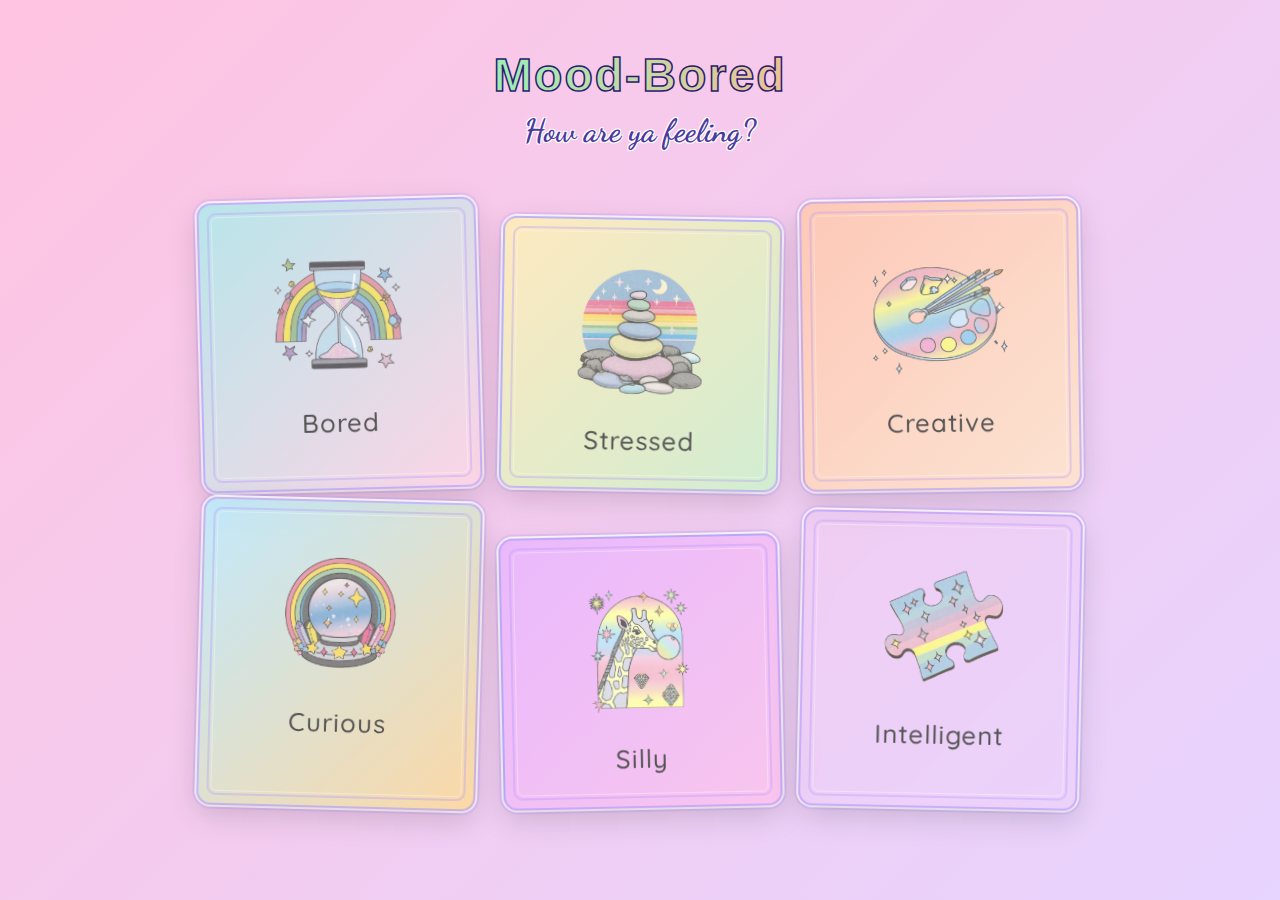
<file: index.html>
<!DOCTYPE html>
<html lang="en">
<head>
    <meta charset="UTF-8">
    <meta name="viewport" content="width=device-width, initial-scale=1.0">
    <title>Mood-Bored | Pick Your Vibe</title>
    <!-- Fonts -->
    <link rel="preconnect" href="https://fonts.googleapis.com">
    <link rel="preconnect" href="https://fonts.gstatic.com" crossorigin>
    <link href="https://fonts.googleapis.com/css2?family=Playfair+Display:wght@600&family=Dancing+Script:wght@500&family=Quicksand:wght@400;500&display=swap" rel="stylesheet">
    <link rel="stylesheet" href="styles.css">
    <link href="https://fonts.googleapis.com/css2?family=La+Belle+Aurore&display=swap" rel="stylesheet">
</head>
<body>
    <div class="container">
        <header>
            <h1 class="title">Mood-Bored</h1>
            <p class="subtitle">How are ya feeling?</p>
        </header>

        <div class="mood-board">
            <!-- Bored Tile -->
            <div class="mood-tile bored" data-mood="bored">
                <div class="symbol">
                    <img src="images/bored.png" alt="Bored">
                </div>
                <h3>Bored</h3>
            </div>

            <!-- Stressed Tile -->
            <div class="mood-tile stressed" data-mood="stressed">
                <div class="symbol">
                    <img src="images/stressed.png" alt="Stressed">
                </div>
                <h3>Stressed</h3>
            </div>

            <!-- Creative Tile -->
            <div class="mood-tile creative" data-mood="creative">
                <div class="symbol">
                    <img src="images/creative.png" alt="Creative">
                </div>
                <h3>Creative</h3>
            </div>

            <!-- Curious Tile -->
            <div class="mood-tile curious" data-mood="curious">
                <div class="symbol">
                    <img src="images/curious.png" alt="Curious">
                </div>
                <h3>Curious</h3>
            </div>

            <!-- Silly Tile -->
            <div class="mood-tile silly" data-mood="silly">
                <div class="symbol">
                    <img src="images/silly.png" alt="Silly">
                </div>
                <h3>Silly</h3>
            </div>

            <!-- Intelligent Tile -->
            <div class="mood-tile intelligent" data-mood="intelligent">
                <div class="symbol">
                    <img src="images/intelligent.png" alt="Intelligent">
                </div>
                <h3>Intelligent</h3>
            </div>
        </div>
    </div>

    <script src="script.js"></script>
</body>
</html>
</file>
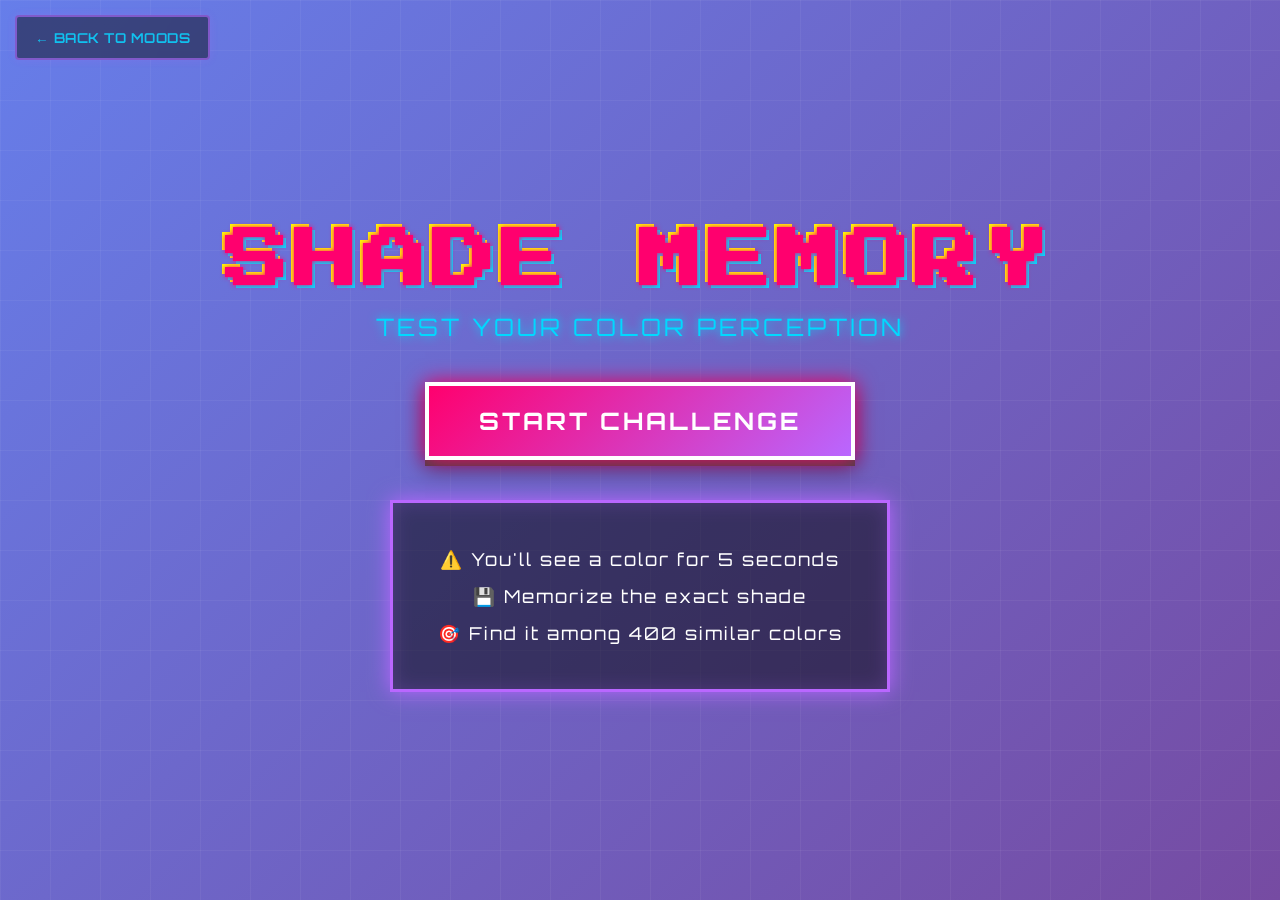
<file: bored/index.html>
<!DOCTYPE html>
<html lang="en">
<head>
    <meta charset="UTF-8">
    <meta name="viewport" content="width=device-width, initial-scale=1.0">
    <title>Shade Memory Challenge</title>
    <link rel="preconnect" href="https://fonts.googleapis.com">
    <link rel="preconnect" href="https://fonts.gstatic.com" crossorigin>
    <link href="https://fonts.googleapis.com/css2?family=Orbitron:wght@400;700;900&family=Press+Start+2P&display=swap" rel="stylesheet">
    <link rel="stylesheet" href="style.css">
</head>
<body>
    <!-- Back to Moods Button -->
    <a href="../index.html" class="back-to-moods">← BACK TO MOODS</a>
    
    <div class="container">
        <!-- Start Screen -->
        <div id="start-screen" class="screen active">
            <h1 class="glitch" data-text="SHADE MEMORY">SHADE MEMORY</h1>
            <p class="subtitle">Test your color perception</p>
            <button id="start-btn" class="y2k-btn">START CHALLENGE</button>
            <div class="instructions">
                <p>⚠️ You'll see a color for 5 seconds</p>
                <p>💾 Memorize the exact shade</p>
                <p>🎯 Find it among 400 similar colors</p>
            </div>
        </div>

        <!-- Memorize Screen -->
        <div id="memorize-screen" class="screen">
            <h2 class="flash-text">MEMORIZE THIS SHADE!</h2>
            <div id="target-color" class="color-display"></div>
            <div id="timer" class="timer">5</div>
        </div>

        <!-- Countdown Screen -->
        <div id="countdown-screen" class="screen">
            <div id="countdown" class="countdown">3</div>
        </div>

        <!-- Game Screen -->
        <div id="game-screen" class="screen">
            <h2 class="game-title">FIND THE SHADE</h2>
            <div id="color-grid" class="color-grid"></div>
        </div>

        <!-- Result Screen -->
        <div id="result-screen" class="screen">
            <h2 id="result-message" class="result-message"></h2>
            <div id="result-colors" class="result-colors">
                <div class="result-item">
                    <p>YOUR CHOICE</p>
                    <div id="your-choice" class="result-square"></div>
                </div>
                <div class="result-item">
                    <p>CORRECT SHADE</p>
                    <div id="correct-choice" class="result-square"></div>
                </div>
            </div>
            <button id="play-again-btn" class="y2k-btn">PLAY AGAIN</button>
        </div>
    </div>

    <script src="script.js"></script>
</body>
</html>
</file>
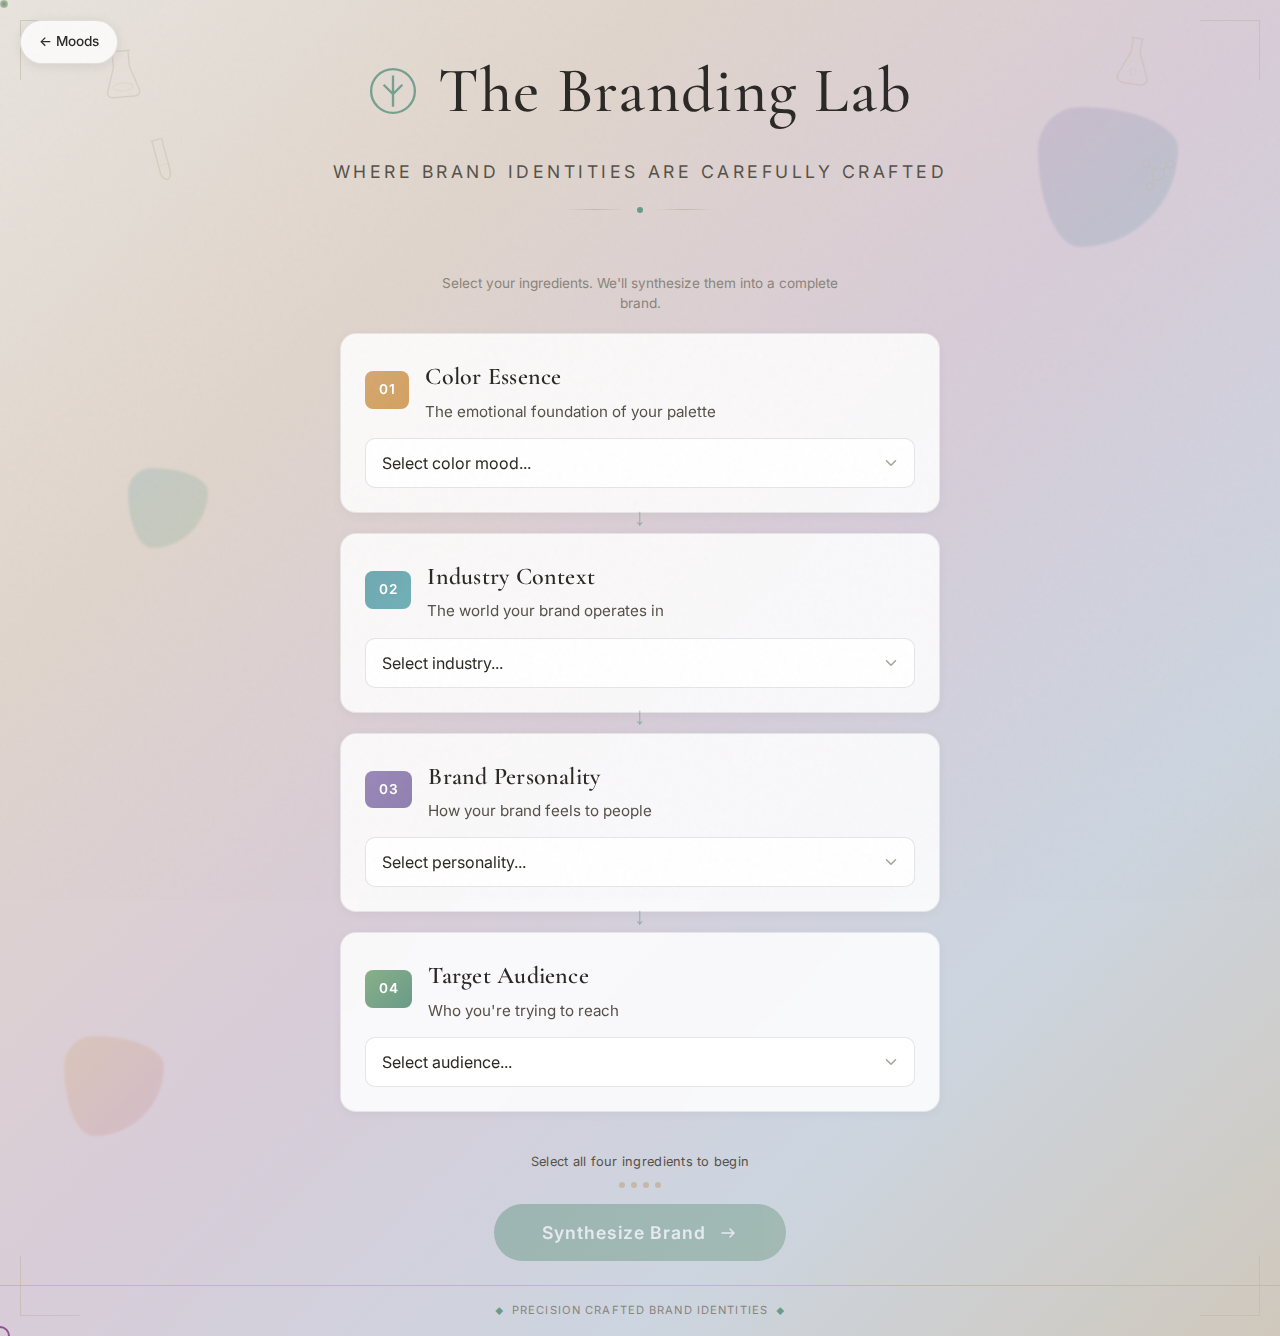
<file: creative/index.html>
<!DOCTYPE html>
<html lang="en">
<head>
    <meta charset="UTF-8">
    <meta name="viewport" content="width=device-width, initial-scale=1.0">
    <title>The Branding Lab | Craft Your Visual Identity</title>
    <link rel="preconnect" href="https://fonts.googleapis.com">
    <link rel="preconnect" href="https://fonts.gstatic.com" crossorigin>
    <link href="https://fonts.googleapis.com/css2?family=Inter:wght@300;400;500;600&family=Cormorant+Garamond:ital,wght@0,400;0,500;0,600;1,400&display=swap" rel="stylesheet">
    <!-- Dynamic font loading container -->
    <link id="dynamic-fonts" rel="stylesheet" href="">
    <link rel="stylesheet" href="style.css">
</head>
<body>
    <!-- Subtle ambient particles -->
    <div class="ambient-particles" id="ambient-particles"></div>
    
    <!-- Grain overlay -->
    <div class="grain"></div>

    <!-- Floating decorative shapes (personality-specific) -->
    <div class="floating-shapes" id="decorative-shapes"></div>

    <div class="container">
        <!-- Landing / Selection Screen -->
        <div id="landing-screen" class="screen active">
            <!-- Decorative corner elements -->
            <div class="lab-decor top-left"></div>
            <div class="lab-decor top-right"></div>
            <div class="lab-decor bottom-left"></div>
            <div class="lab-decor bottom-right"></div>
            
            <!-- Floating gemstones -->
            <div class="floating-gems">
                <div class="gem gem-1"></div>
                <div class="gem gem-2"></div>
                <div class="gem gem-3"></div>
            </div>
            
            <header class="lab-header">
                <a href="https://mg175.github.io/mood-bored/" class="back-to-moods">← Moods</a>
                
                <!-- Decorative lab elements -->
                <div class="lab-decorations">
                    <!-- Beaker left -->
                    <svg class="lab-icon beaker-left" width="40" height="50" viewBox="0 0 40 50" fill="none">
                        <path d="M12 2 L12 18 L4 42 C3 46 6 48 10 48 L30 48 C34 48 37 46 36 42 L28 18 L28 2" stroke="currentColor" stroke-width="1.5" fill="none"/>
                        <line x1="10" y1="2" x2="30" y2="2" stroke="currentColor" stroke-width="1.5"/>
                        <ellipse cx="20" cy="38" rx="10" ry="4" stroke="currentColor" stroke-width="1" opacity="0.5"/>
                    </svg>
                    
                    <!-- Flask right -->
                    <svg class="lab-icon flask-right" width="35" height="50" viewBox="0 0 35 50" fill="none">
                        <path d="M13 2 L13 16 L3 40 C1 45 5 48 10 48 L25 48 C30 48 34 45 32 40 L22 16 L22 2" stroke="currentColor" stroke-width="1.5" fill="none"/>
                        <line x1="11" y1="2" x2="24" y2="2" stroke="currentColor" stroke-width="1.5"/>
                        <circle cx="17.5" cy="36" r="3" stroke="currentColor" stroke-width="1" opacity="0.5"/>
                    </svg>
                    
                    <!-- Test tube left -->
                    <svg class="lab-icon tube-left" width="16" height="45" viewBox="0 0 16 45" fill="none">
                        <path d="M3 2 L3 35 C3 40 6 43 8 43 C10 43 13 40 13 35 L13 2" stroke="currentColor" stroke-width="1.5" fill="none"/>
                        <line x1="2" y1="2" x2="14" y2="2" stroke="currentColor" stroke-width="1.5"/>
                        <line x1="3" y1="28" x2="13" y2="28" stroke="currentColor" stroke-width="1" opacity="0.4"/>
                    </svg>
                    
                    <!-- Molecule right -->
                    <svg class="lab-icon molecule-right" width="40" height="40" viewBox="0 0 40 40" fill="none">
                        <circle cx="20" cy="20" r="6" stroke="currentColor" stroke-width="1.5" fill="none"/>
                        <circle cx="8" cy="10" r="4" stroke="currentColor" stroke-width="1.5" fill="none"/>
                        <circle cx="32" cy="10" r="4" stroke="currentColor" stroke-width="1.5" fill="none"/>
                        <circle cx="12" cy="32" r="4" stroke="currentColor" stroke-width="1.5" fill="none"/>
                        <line x1="15" y1="16" x2="11" y2="12" stroke="currentColor" stroke-width="1.5"/>
                        <line x1="25" y1="16" x2="29" y2="12" stroke="currentColor" stroke-width="1.5"/>
                        <line x1="16" y1="25" x2="14" y2="29" stroke="currentColor" stroke-width="1.5"/>
                    </svg>
                </div>
                
                <div class="lab-logo">
                    <div class="logo-mark">
                        <svg width="44" height="44" viewBox="0 0 32 32" fill="none">
                            <circle cx="16" cy="16" r="14" stroke="currentColor" stroke-width="1.5"/>
                            <path d="M16 6 L16 26 M10 12 L16 18 L22 12" stroke="currentColor" stroke-width="1.5" fill="none"/>
                        </svg>
                    </div>
                    <span class="logo-text">The Branding Lab</span>
                </div>
                <p class="lab-tagline">Where brand identities are carefully crafted</p>
                
                <!-- Decorative line separator -->
                <div class="header-separator">
                    <span class="sep-line"></span>
                    <span class="sep-dot"></span>
                    <span class="sep-line"></span>
                </div>
            </header>

            <main class="lab-main">
                <div class="lab-intro">
                    <p class="lab-description">Select your ingredients. We'll synthesize them into a complete brand.</p>
                </div>

                <div class="lab-workspace">
                    <!-- Ingredient Station 1: Color -->
                    <div class="ingredient-station">
                        <div class="station-header">
                            <div class="station-number">01</div>
                            <div class="station-info">
                                <h3 class="station-title">Color Essence</h3>
                                <p class="station-description">The emotional foundation of your palette</p>
                            </div>
                        </div>
                        <div class="station-control">
                            <select id="color-mood" class="lab-select">
                                <option value="">Select color mood...</option>
                                <option value="warm">Warm — Terracottas, oranges, creams</option>
                                <option value="cool">Cool — Blues, teals, silvers</option>
                                <option value="earthy">Earthy — Browns, sage, olive</option>
                                <option value="bold">Bold — Saturated, high contrast</option>
                                <option value="muted">Muted — Dusty, desaturated tones</option>
                                <option value="luxe">Luxe — Golds, deep purples, black</option>
                                <option value="pastel">Pastel — Soft pinks, lavenders, mint</option>
                                <option value="mono">Monochrome — Grayscale with one accent</option>
                            </select>
                        </div>
                    </div>

                    <!-- Ingredient Station 2: Industry -->
                    <div class="ingredient-station">
                        <div class="station-header">
                            <div class="station-number">02</div>
                            <div class="station-info">
                                <h3 class="station-title">Industry Context</h3>
                                <p class="station-description">The world your brand operates in</p>
                            </div>
                        </div>
                        <div class="station-control">
                            <select id="industry" class="lab-select">
                                <option value="">Select industry...</option>
                                <option value="tech">Tech & Software</option>
                                <option value="food">Food & Beverage</option>
                                <option value="fashion">Fashion & Apparel</option>
                                <option value="home">Home & Living</option>
                                <option value="health">Health & Wellness</option>
                                <option value="beauty">Beauty & Skincare</option>
                                <option value="finance">Finance & Professional</option>
                                <option value="kids">Kids & Family</option>
                                <option value="outdoor">Outdoor & Adventure</option>
                                <option value="creative">Creative & Arts</option>
                            </select>
                        </div>
                    </div>

                    <!-- Ingredient Station 3: Personality -->
                    <div class="ingredient-station">
                        <div class="station-header">
                            <div class="station-number">03</div>
                            <div class="station-info">
                                <h3 class="station-title">Brand Personality</h3>
                                <p class="station-description">How your brand feels to people</p>
                            </div>
                        </div>
                        <div class="station-control">
                            <select id="personality" class="lab-select">
                                <option value="">Select personality...</option>
                                <option value="playful">Playful — Fun, energetic, whimsical</option>
                                <option value="minimalist">Minimalist — Clean, essential, refined</option>
                                <option value="sophisticated">Sophisticated — Elegant, premium, polished</option>
                                <option value="friendly">Friendly — Warm, approachable, trustworthy</option>
                                <option value="bold">Bold & Edgy — Daring, disruptive, confident</option>
                                <option value="organic">Organic — Natural, authentic, handcrafted</option>
                                <option value="retro">Retro — Nostalgic, vintage, classic</option>
                                <option value="futuristic">Futuristic — Innovative, cutting-edge, sleek</option>
                            </select>
                        </div>
                    </div>

                    <!-- Ingredient Station 4: Audience -->
                    <div class="ingredient-station">
                        <div class="station-header">
                            <div class="station-number">04</div>
                            <div class="station-info">
                                <h3 class="station-title">Target Audience</h3>
                                <p class="station-description">Who you're trying to reach</p>
                            </div>
                        </div>
                        <div class="station-control">
                            <select id="audience" class="lab-select">
                                <option value="">Select audience...</option>
                                <option value="genz">Gen Z — Digital natives, trend-aware</option>
                                <option value="millennial">Millennials — Experience-driven, values-conscious</option>
                                <option value="professional">Professional — Corporate, business-focused</option>
                                <option value="parents">Parents — Family-oriented, practical</option>
                                <option value="luxury">Luxury Consumer — Quality-focused, discerning</option>
                                <option value="budget">Budget-Conscious — Value-seeking, practical</option>
                                <option value="creative">Creative Class — Artistic, unconventional</option>
                            </select>
                        </div>
                    </div>
                </div>

                <div class="lab-synthesis">
                    <div class="synthesis-status">
                        <span class="status-text" id="synthesis-status">Select all four ingredients to begin</span>
                        <div class="status-indicators">
                            <span class="indicator" id="ind-1"></span>
                            <span class="indicator" id="ind-2"></span>
                            <span class="indicator" id="ind-3"></span>
                            <span class="indicator" id="ind-4"></span>
                        </div>
                    </div>
                    <button id="grow-btn" class="synthesize-button" disabled>
                        <span class="btn-text">Synthesize Brand</span>
                        <span class="btn-icon">
                            <svg width="20" height="20" viewBox="0 0 20 20" fill="none">
                                <path d="M4 10h12M12 6l4 4-4 4" stroke="currentColor" stroke-width="1.5" stroke-linecap="round" stroke-linejoin="round"/>
                            </svg>
                        </span>
                    </button>
                </div>
            </main>

            <footer class="lab-footer">
                <p>Precision crafted brand identities</p>
            </footer>
        </div>

        <!-- ========== BRAND DASHBOARD ========== -->
        <div id="result-screen" class="screen">
            
            <!-- Loading State -->
            <div class="brand-loading" id="brand-loading">
                <div class="loading-spinner"></div>
                <span class="loading-text">Synthesizing your brand...</span>
            </div>
            
            <!-- Dashboard Container -->
            <div class="dashboard" id="dashboard">
                
                <!-- Top Bar -->
                <div class="dash-topbar">
                    <button class="dash-back" id="back-btn">← Back</button>
                    <div class="dash-actions">
                        <button class="dash-btn" id="regenerate-btn">↻ Regenerate</button>
                    </div>
                </div>
                
                <!-- Main Dashboard Grid -->
                <div class="dash-grid">
                    
                    <!-- Brand Identity Card (Large) -->
                    <div class="dash-card dash-card-brand">
                        <h1 class="dash-brand-name" id="brand-name">Brand Name</h1>
                        <p class="dash-tagline" id="brand-tagline">Tagline goes here</p>
                    </div>
                    
                    <!-- Color Palette Card -->
                    <div class="dash-card dash-card-colors">
                        <div class="dash-card-header">
                            <span class="dash-card-title">Color Palette</span>
                        </div>
                        <div class="dash-palette" id="dash-palette"></div>
                    </div>
                    
                    <!-- Typography Card -->
                    <div class="dash-card dash-card-type">
                        <div class="dash-card-header">
                            <span class="dash-card-title">Typography</span>
                        </div>
                        <div class="dash-type">
                            <div class="dash-type-item">
                                <span class="dash-type-label">Heading</span>
                                <span class="dash-type-name" id="dash-heading-font">Font Name</span>
                                <span class="dash-type-sample" id="dash-heading-sample">Aa Bb Cc</span>
                            </div>
                            <div class="dash-type-item">
                                <span class="dash-type-label">Body</span>
                                <span class="dash-type-name" id="dash-body-font">Font Name</span>
                                <span class="dash-type-sample" id="dash-body-sample">Aa Bb Cc</span>
                            </div>
                        </div>
                    </div>
                    
                    <!-- About Card -->
                    <div class="dash-card dash-card-about">
                        <div class="dash-card-header">
                            <span class="dash-card-title">Brand Story</span>
                        </div>
                        <h3 class="dash-about-headline" id="dash-about-headline">About Us</h3>
                        <p class="dash-about-text" id="dash-about-text">
                            Brand story and description goes here.
                        </p>
                        <div class="dash-about-values">
                            <span class="dash-about-label">Core Values</span>
                            <div class="dash-values-list" id="dash-values-list"></div>
                        </div>
                    </div>
                    
                    <!-- Personality Card -->
                    <div class="dash-card dash-card-personality">
                        <div class="dash-card-header">
                            <span class="dash-card-title">Brand Personality</span>
                        </div>
                        <div class="dash-personality-type">
                            <span class="dash-personality-badge" id="dash-personality-badge">Friendly</span>
                        </div>
                        <p class="dash-personality-desc" id="dash-personality-desc">Description of personality type.</p>
                        <div class="dash-mood-words" id="dash-mood-words"></div>
                        <div class="dash-personality-traits">
                            <span class="dash-traits-label">Key Traits</span>
                            <div class="dash-traits-list" id="dash-traits-list"></div>
                        </div>
                    </div>
                    
                    <!-- Voice Card -->
                    <div class="dash-card dash-card-voice">
                        <div class="dash-card-header">
                            <span class="dash-card-title">Brand Voice</span>
                        </div>
                        <div class="dash-voice-tone">
                            <span class="dash-voice-label">Tone</span>
                            <span class="dash-voice-tone-text" id="dash-voice-tone">Warm & Approachable</span>
                        </div>
                        <p class="dash-voice-text" id="dash-voice-text">
                            Voice description goes here.
                        </p>
                        <div class="dash-voice-examples">
                            <span class="dash-voice-label">Example Phrases</span>
                            <ul class="dash-voice-phrases" id="dash-voice-phrases"></ul>
                        </div>
                        <div class="dash-voice-donts">
                            <span class="dash-voice-label">Avoid</span>
                            <ul class="dash-voice-avoid" id="dash-voice-avoid"></ul>
                        </div>
                    </div>
                    
                    <!-- Logo Direction Card -->
                    <div class="dash-card dash-card-logo">
                        <div class="dash-card-header">
                            <span class="dash-card-title">Logo Direction</span>
                        </div>
                        <p class="dash-logo-desc" id="dash-logo-desc">Logo style description.</p>
                        <div class="dash-logo-keywords" id="dash-logo-keywords"></div>
                    </div>
                    
                    <!-- Photography Card -->
                    <div class="dash-card dash-card-photo">
                        <div class="dash-card-header">
                            <span class="dash-card-title">Photography Style</span>
                        </div>
                        <p class="dash-photo-desc" id="dash-photo-desc">Photography description.</p>
                    </div>
                    
                </div>
                
                <!-- Footer -->
                <div class="dash-footer">
                    <p>✿ Made with The Branding Lab</p>
                </div>
                
            </div>
        </div>
    </div>

    <script src="script.js"></script>
</body>
</html>
</file>
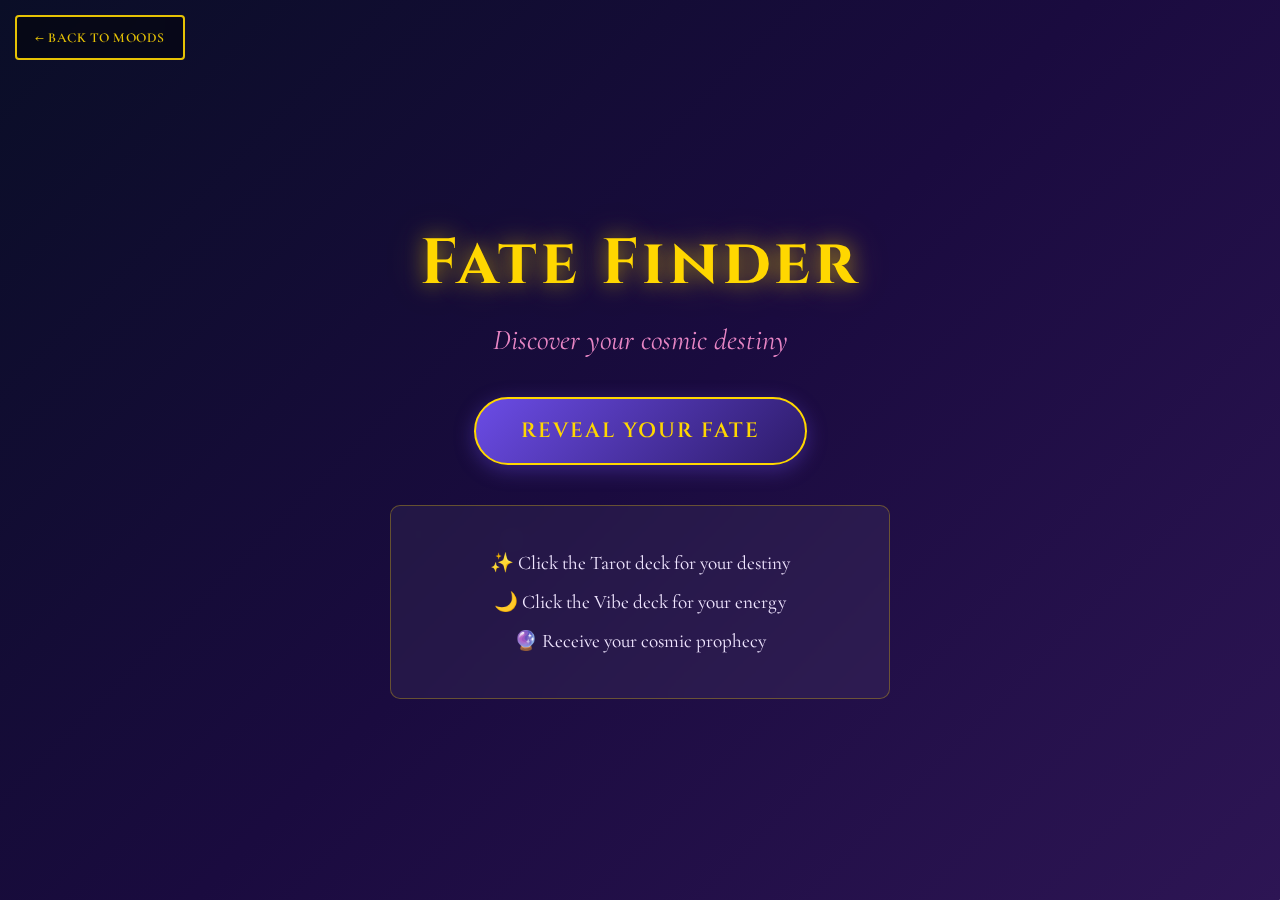
<file: curious/index.html>
<!DOCTYPE html>
<html lang="en">
<head>
    <meta charset="UTF-8">
    <meta name="viewport" content="width=device-width, initial-scale=1.0">
    <title>Fate Finder</title>
    <link rel="preconnect" href="https://fonts.googleapis.com">
    <link rel="preconnect" href="https://fonts.gstatic.com" crossorigin>
    <link href="https://fonts.googleapis.com/css2?family=Cinzel:wght@400;600;700&family=Cormorant+Garamond:ital,wght@0,400;0,600;1,400&display=swap" rel="stylesheet">
    <link rel="stylesheet" href="style.css">
</head>
<body>
    <!-- Back to Moods Button -->
    <a href="https://mg175.github.io/mood-bored/" class="back-to-moods">← BACK TO MOODS</a>
    
    <div class="container">
        <!-- Start Screen -->
        <div id="start-screen" class="screen active">
            <h1 class="title">Fate Finder</h1>
            <p class="subtitle">Discover your cosmic destiny</p>
            <button id="start-btn" class="mystical-btn">REVEAL YOUR FATE</button>
            <div class="instructions">
                <p>✨ Click the Tarot deck for your destiny</p>
                <p>🌙 Click the Vibe deck for your energy</p>
                <p>🔮 Receive your cosmic prophecy</p>
            </div>
        </div>

        <!-- Card Selection Screen -->
        <div id="card-screen" class="screen">
            <h2 class="screen-title">Choose Your Cards</h2>
            
            <div class="card-decks">
                <!-- Tarot Deck -->
                <div class="deck-container">
                    <h3 class="deck-label">Tarot</h3>
                    <div id="tarot-deck" class="card-deck">
                        <div class="card-back tarot-back">
                            <div class="card-ornament">✦</div>
                        </div>
                    </div>
                    <div id="tarot-result" class="card-result"></div>
                </div>

                <!-- Vibe Deck -->
                <div class="deck-container">
                    <h3 class="deck-label">Vibe</h3>
                    <div id="vibe-deck" class="card-deck">
                        <div class="card-back vibe-back">
                            <div class="card-ornament">✧</div>
                        </div>
                    </div>
                    <div id="vibe-result" class="card-result"></div>
                </div>
            </div>

            <button id="get-prophecy-btn" class="mystical-btn hidden">GET YOUR PROPHECY</button>
        </div>

        <!-- Prophecy Screen -->
        <div id="prophecy-screen" class="screen">
            <h2 class="screen-title">Your Prophecy</h2>
            
            <div class="selected-cards">
                <div class="mini-card">
                    <p class="mini-card-label">Tarot</p>
                    <div id="tarot-mini" class="mini-card-content"></div>
                </div>
                <div class="mini-card">
                    <p class="mini-card-label">Vibe</p>
                    <div id="vibe-mini" class="mini-card-content"></div>
                </div>
            </div>

            <div id="prophecy-text" class="prophecy-text"></div>

            <button id="try-again-btn" class="mystical-btn">TRY AGAIN</button>
        </div>
    </div>

    <script src="script.js"></script>
</body>
</html>
</file>
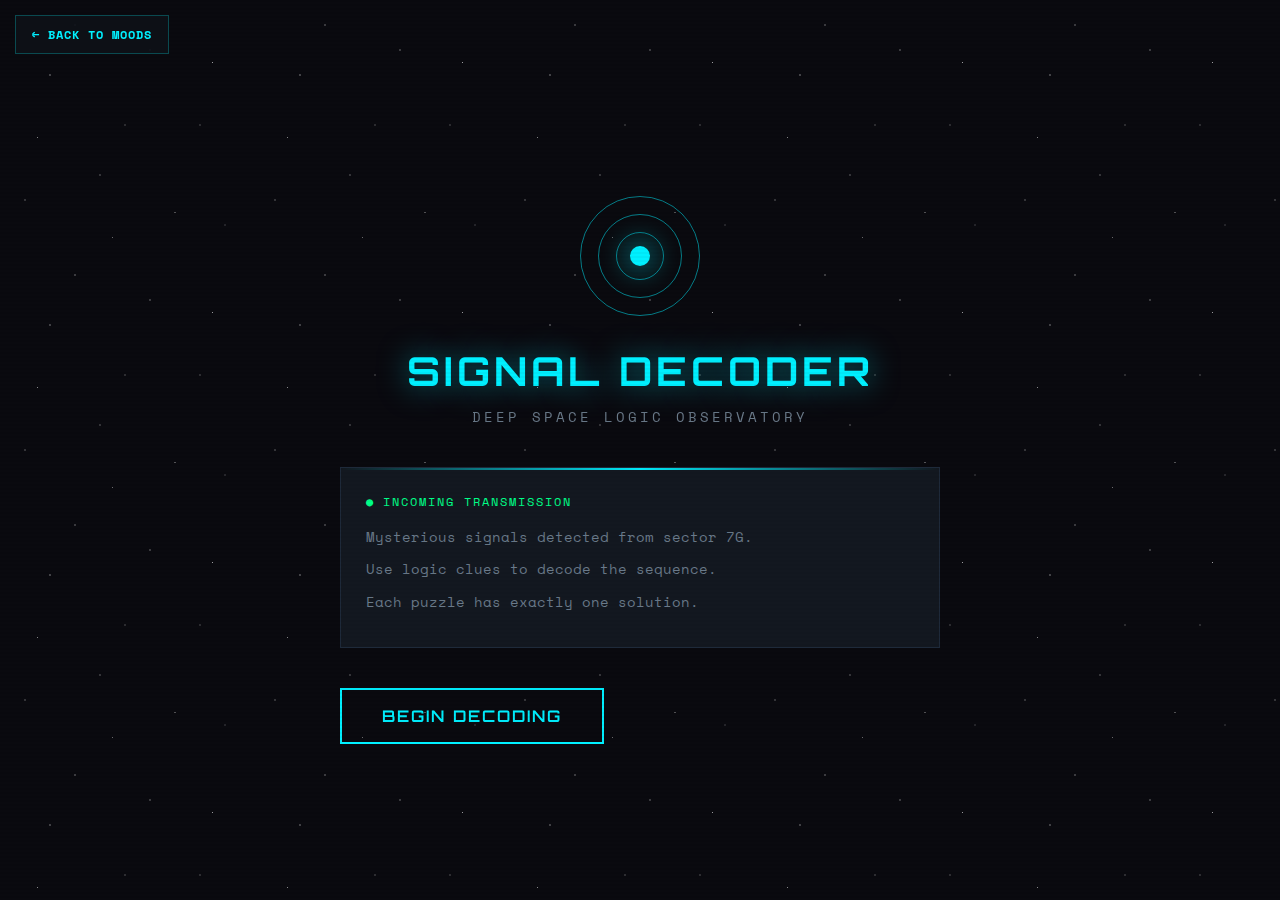
<file: intelligent/index.html>
<!DOCTYPE html>
<html lang="en">
<head>
    <meta charset="UTF-8">
    <meta name="viewport" content="width=device-width, initial-scale=1.0">
    <title>Signal Decoder</title>
    <link rel="preconnect" href="https://fonts.googleapis.com">
    <link rel="preconnect" href="https://fonts.gstatic.com" crossorigin>
    <link href="https://fonts.googleapis.com/css2?family=Space+Mono:wght@400;700&family=Orbitron:wght@400;500;600;700&display=swap" rel="stylesheet">
    <link rel="stylesheet" href="style.css">
</head>
<body>
    <!-- Scan line overlay -->
    <div class="scanlines"></div>
    
    <!-- Back to Moods Button -->
    <a href="https://mg175.github.io/mood-bored/" class="back-to-moods">← BACK TO MOODS</a>

    <div class="container">
        <!-- Start Screen -->
        <div id="start-screen" class="screen active">
            <div class="logo-container">
                <div class="signal-icon">
                    <div class="orbit orbit-1"></div>
                    <div class="orbit orbit-2"></div>
                    <div class="orbit orbit-3"></div>
                    <div class="core"></div>
                </div>
            </div>
            <h1 class="title">SIGNAL DECODER</h1>
            <p class="subtitle">Deep Space Logic Observatory</p>
            <div class="transmission-box">
                <div class="transmission-header">
                    <span class="blink">●</span> INCOMING TRANSMISSION
                </div>
                <p>Mysterious signals detected from sector 7G.</p>
                <p>Use logic clues to decode the sequence.</p>
                <p>Each puzzle has exactly one solution.</p>
            </div>
            <button id="start-btn" class="cyber-btn">
                <span class="btn-text">BEGIN DECODING</span>
                <span class="btn-glitch"></span>
            </button>
        </div>

        <!-- Game Screen -->
        <div id="game-screen" class="screen">
            <div class="game-header">
                <div class="puzzle-counter">
                    SIGNAL <span id="puzzle-num">1</span>
                </div>
                <div class="streak-counter">
                    DECODED: <span id="streak">0</span>
                </div>
            </div>

            <div class="decoder-panel">
                <div class="panel-header">
                    <span class="panel-title">SEQUENCE DECODER</span>
                    <span class="status-light"></span>
                </div>
                
                <div id="slots-container" class="slots-container">
                    <!-- Slots will be generated by JS -->
                </div>

                <div class="slot-labels" id="slot-labels">
                    <!-- Labels generated by JS -->
                </div>
            </div>

            <div class="clues-panel">
                <div class="panel-header">
                    <span class="panel-title">SIGNAL ANALYSIS</span>
                    <span class="clue-count" id="clue-count">0 CLUES</span>
                </div>
                <div id="clues-container" class="clues-container">
                    <!-- Clues will be generated by JS -->
                </div>
            </div>

            <div class="controls">
                <button id="clear-btn" class="cyber-btn secondary">
                    <span class="btn-text">CLEAR</span>
                </button>
                <button id="decode-btn" class="cyber-btn">
                    <span class="btn-text">DECODE SIGNAL</span>
                    <span class="btn-glitch"></span>
                </button>
            </div>

            <div id="feedback" class="feedback hidden"></div>
        </div>

        <!-- Success Screen -->
        <div id="success-screen" class="screen">
            <div class="success-icon">
                <svg viewBox="0 0 100 100">
                    <circle cx="50" cy="50" r="45" fill="none" stroke="currentColor" stroke-width="2"/>
                    <path d="M30 50 L45 65 L70 35" fill="none" stroke="currentColor" stroke-width="4" stroke-linecap="round" stroke-linejoin="round"/>
                </svg>
            </div>
            <h2 class="success-title">SIGNAL DECODED</h2>
            <p class="success-subtitle">Transmission successfully decrypted</p>
            
            <div class="decoded-display" id="decoded-display">
                <!-- Solution orbs shown here -->
            </div>
            
            <div class="stats-row">
                <div class="stat">
                    <span class="stat-value" id="total-decoded">0</span>
                    <span class="stat-label">TOTAL DECODED</span>
                </div>
            </div>
            
            <button id="next-btn" class="cyber-btn">
                <span class="btn-text">NEXT SIGNAL</span>
                <span class="btn-glitch"></span>
            </button>
        </div>
    </div>

    <script src="script.js"></script>
</body>
</html>
</file>
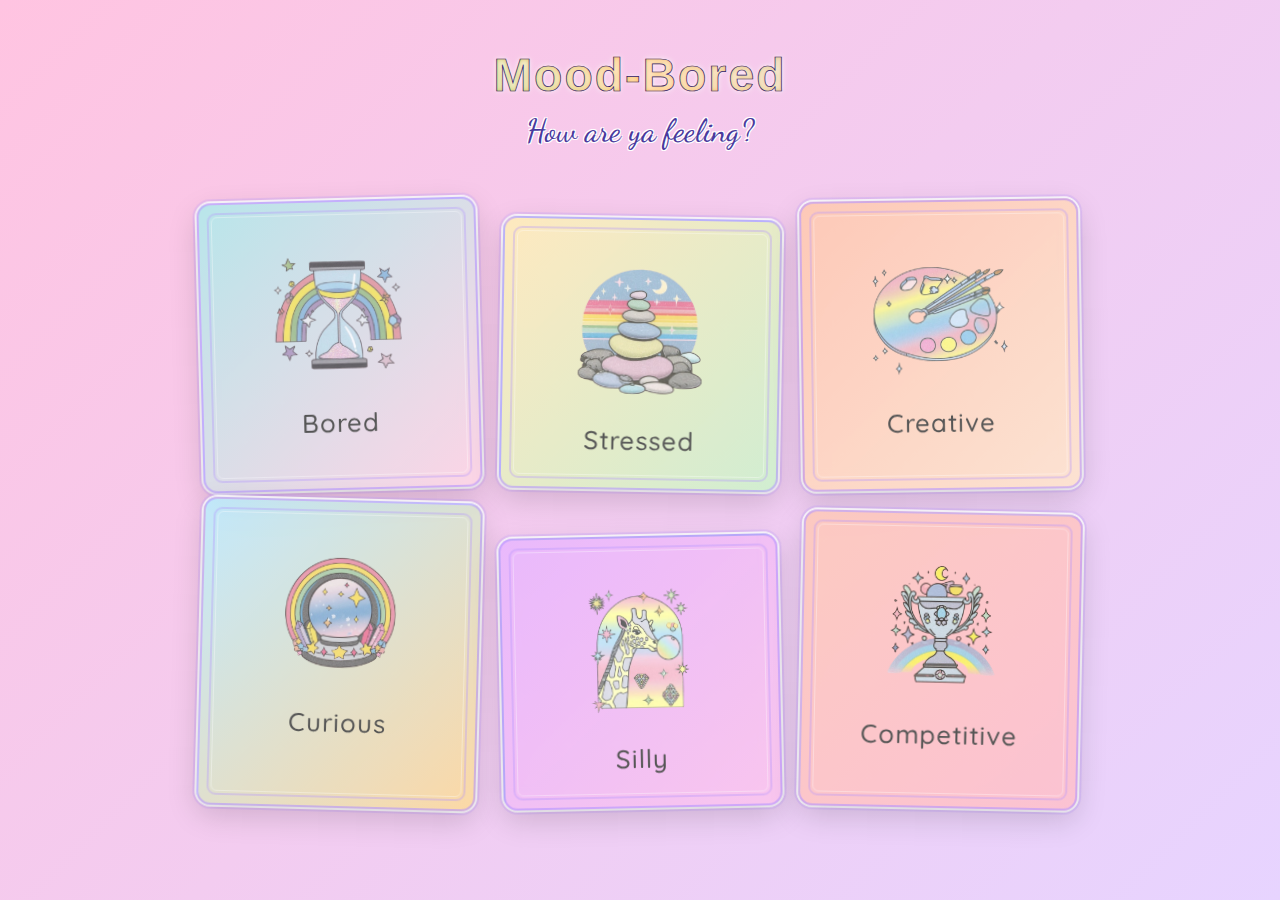
<file: mood-bored/index.html>
<!DOCTYPE html>
<html lang="en">
<head>
    <meta charset="UTF-8">
    <meta name="viewport" content="width=device-width, initial-scale=1.0">
    <title>Mood-Bored | Pick Your Vibe</title>
    <!-- Fonts -->
    <link rel="preconnect" href="https://fonts.googleapis.com">
    <link rel="preconnect" href="https://fonts.gstatic.com" crossorigin>
    <link href="https://fonts.googleapis.com/css2?family=Playfair+Display:wght@600&family=Dancing+Script:wght@500&family=Quicksand:wght@400;500&display=swap" rel="stylesheet">
    <link rel="stylesheet" href="styles.css">
</head>
<body>
    <div class="container">
        <header>
            <h1 class="title">Mood-Bored</h1>
            <p class="subtitle">How are ya feeling?</p>
        </header>

        <div class="mood-board">
            <!-- Bored Tile -->
            <div class="mood-tile bored" data-mood="bored">
                <div class="symbol">
                    <img src="images/bored.png" alt="Bored">
                </div>
                <h3>Bored</h3>
            </div>

            <!-- Stressed Tile -->
            <div class="mood-tile stressed" data-mood="stressed">
                <div class="symbol">
                    <img src="images/stressed.png" alt="Stressed">
                </div>
                <h3>Stressed</h3>
            </div>

            <!-- Creative Tile -->
            <div class="mood-tile creative" data-mood="creative">
                <div class="symbol">
                    <img src="images/creative.png" alt="Creative">
                </div>
                <h3>Creative</h3>
            </div>

            <!-- Curious Tile -->
            <div class="mood-tile curious" data-mood="curious">
                <div class="symbol">
                    <img src="images/curious.png" alt="Curious">
                </div>
                <h3>Curious</h3>
            </div>

            <!-- Silly Tile -->
            <div class="mood-tile silly" data-mood="silly">
                <div class="symbol">
                    <img src="images/silly.png" alt="Silly">
                </div>
                <h3>Silly</h3>
            </div>

            <!-- Competitive Tile -->
            <div class="mood-tile competitive" data-mood="competitive">
                <div class="symbol">
                    <img src="images/competitive.png" alt="Competitive">
                </div>
                <h3>Competitive</h3>
            </div>
        </div>
    </div>

    <script src="script.js"></script>
</body>
</html>
</file>
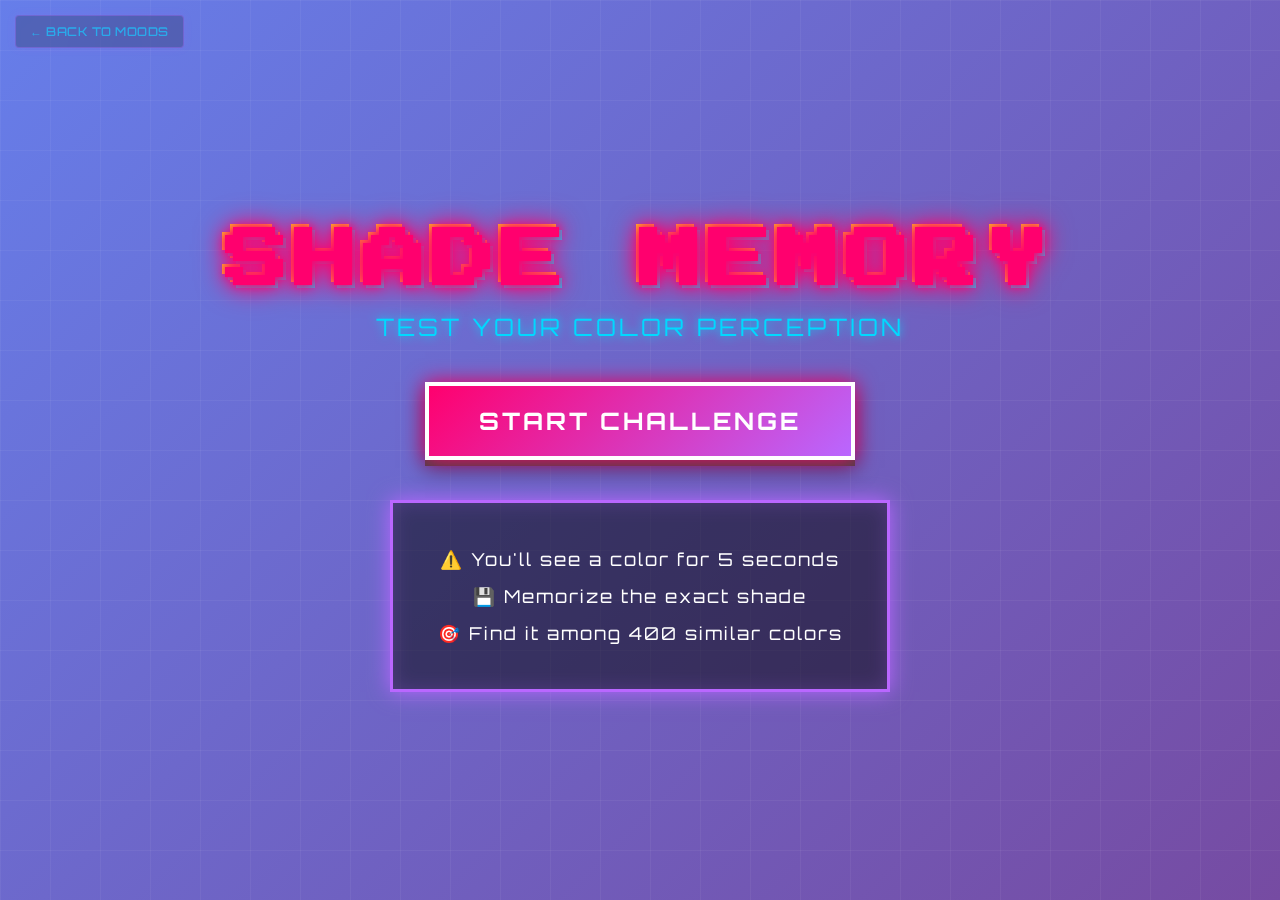
<file: mood-bored/bored/index.html>
<!DOCTYPE html>
<html lang="en">
<head>
    <meta charset="UTF-8">
    <meta name="viewport" content="width=device-width, initial-scale=1.0">
    <title>Shade Memory Challenge</title>
    <link rel="preconnect" href="https://fonts.googleapis.com">
    <link rel="preconnect" href="https://fonts.gstatic.com" crossorigin>
    <link href="https://fonts.googleapis.com/css2?family=Orbitron:wght@400;700;900&family=Press+Start+2P&display=swap" rel="stylesheet">
    <link rel="stylesheet" href="style.css">
</head>
<body>
    <!-- Back to Moods Button -->
    <a href="../../index.html" class="back-to-moods">← BACK TO MOODS</a>
    
    <div class="container">
        <!-- Start Screen -->
        <div id="start-screen" class="screen active">
            <h1 class="glitch" data-text="SHADE MEMORY">SHADE MEMORY</h1>
            <p class="subtitle">Test your color perception</p>
            <button id="start-btn" class="y2k-btn">START CHALLENGE</button>
            <div class="instructions">
                <p>⚠️ You'll see a color for 5 seconds</p>
                <p>💾 Memorize the exact shade</p>
                <p>🎯 Find it among 400 similar colors</p>
            </div>
        </div>

        <!-- Memorize Screen -->
        <div id="memorize-screen" class="screen">
            <h2 class="flash-text">MEMORIZE THIS SHADE!</h2>
            <div id="target-color" class="color-display"></div>
            <div id="timer" class="timer">5</div>
        </div>

        <!-- Countdown Screen -->
        <div id="countdown-screen" class="screen">
            <div id="countdown" class="countdown">3</div>
        </div>

        <!-- Game Screen -->
        <div id="game-screen" class="screen">
            <h2 class="game-title">FIND THE SHADE</h2>
            <div id="color-grid" class="color-grid"></div>
        </div>

        <!-- Result Screen -->
        <div id="result-screen" class="screen">
            <h2 id="result-message" class="result-message"></h2>
            <div id="result-colors" class="result-colors">
                <div class="result-item">
                    <p>YOUR CHOICE</p>
                    <div id="your-choice" class="result-square"></div>
                </div>
                <div class="result-item">
                    <p>CORRECT SHADE</p>
                    <div id="correct-choice" class="result-square"></div>
                </div>
            </div>
            <button id="play-again-btn" class="y2k-btn">PLAY AGAIN</button>
        </div>
    </div>

    <script src="script.js"></script>
</body>
</html>
</file>
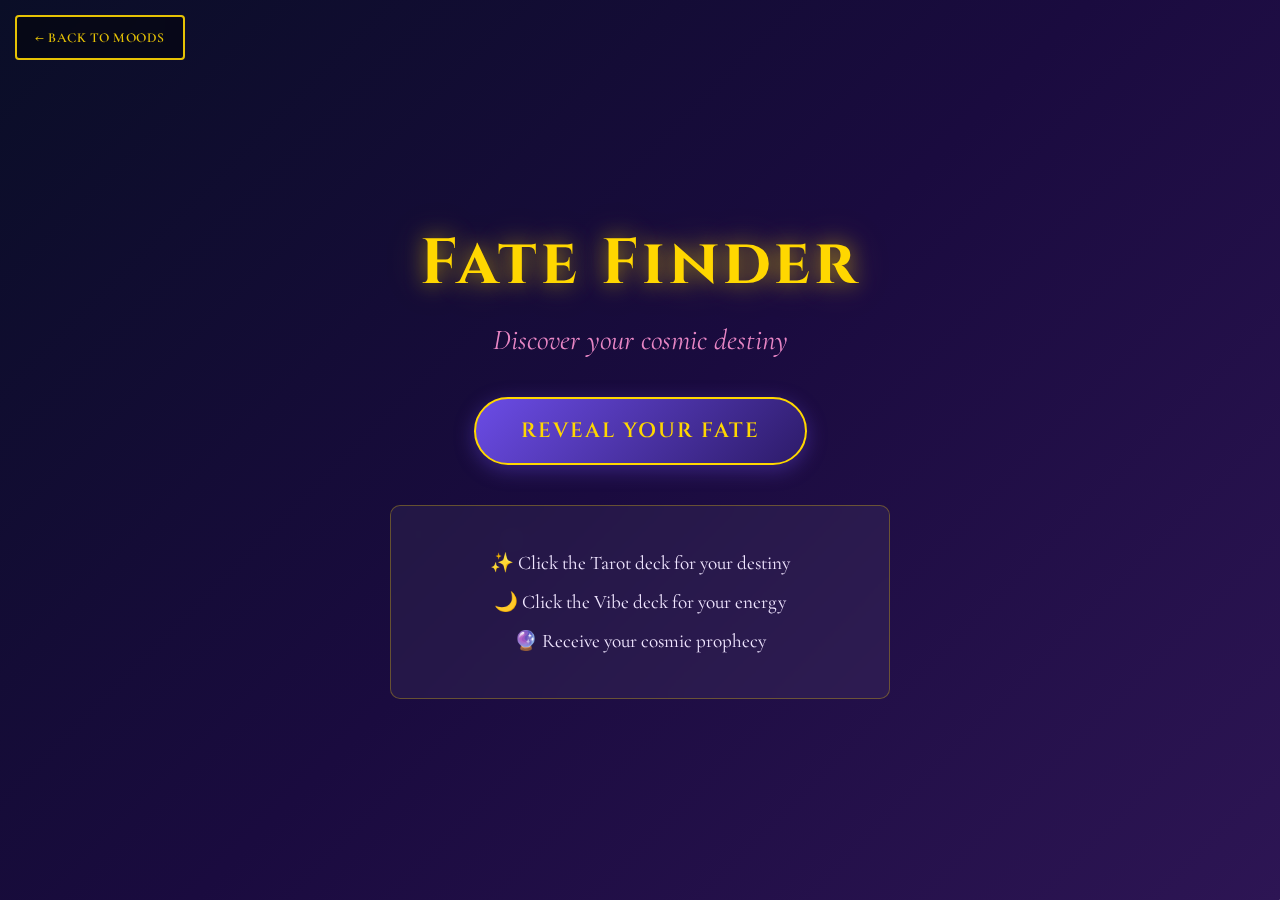
<file: mood-bored/curious/index.html>
<!DOCTYPE html>
<html lang="en">
<head>
    <meta charset="UTF-8">
    <meta name="viewport" content="width=device-width, initial-scale=1.0">
    <title>Fate Finder</title>
    <link rel="preconnect" href="https://fonts.googleapis.com">
    <link rel="preconnect" href="https://fonts.gstatic.com" crossorigin>
    <link href="https://fonts.googleapis.com/css2?family=Cinzel:wght@400;600;700&family=Cormorant+Garamond:ital,wght@0,400;0,600;1,400&display=swap" rel="stylesheet">
    <link rel="stylesheet" href="style.css">
</head>
<body>
    <!-- Back to Moods Button -->
    <a href="/" class="back-to-moods">← BACK TO MOODS</a>
    
    <div class="container">
        <!-- Start Screen -->
        <div id="start-screen" class="screen active">
            <h1 class="title">Fate Finder</h1>
            <p class="subtitle">Discover your cosmic destiny</p>
            <button id="start-btn" class="mystical-btn">REVEAL YOUR FATE</button>
            <div class="instructions">
                <p>✨ Click the Tarot deck for your destiny</p>
                <p>🌙 Click the Vibe deck for your energy</p>
                <p>🔮 Receive your cosmic prophecy</p>
            </div>
        </div>

        <!-- Card Selection Screen -->
        <div id="card-screen" class="screen">
            <h2 class="screen-title">Choose Your Cards</h2>
            
            <div class="card-decks">
                <!-- Tarot Deck -->
                <div class="deck-container">
                    <h3 class="deck-label">Tarot</h3>
                    <div id="tarot-deck" class="card-deck">
                        <div class="card-back tarot-back">
                            <div class="card-ornament">✦</div>
                        </div>
                    </div>
                    <div id="tarot-result" class="card-result"></div>
                </div>

                <!-- Vibe Deck -->
                <div class="deck-container">
                    <h3 class="deck-label">Vibe</h3>
                    <div id="vibe-deck" class="card-deck">
                        <div class="card-back vibe-back">
                            <div class="card-ornament">✧</div>
                        </div>
                    </div>
                    <div id="vibe-result" class="card-result"></div>
                </div>
            </div>

            <button id="get-prophecy-btn" class="mystical-btn hidden">GET YOUR PROPHECY</button>
        </div>

        <!-- Prophecy Screen -->
        <div id="prophecy-screen" class="screen">
            <h2 class="screen-title">Your Prophecy</h2>
            
            <div class="selected-cards">
                <div class="mini-card">
                    <p class="mini-card-label">Tarot</p>
                    <div id="tarot-mini" class="mini-card-content"></div>
                </div>
                <div class="mini-card">
                    <p class="mini-card-label">Vibe</p>
                    <div id="vibe-mini" class="mini-card-content"></div>
                </div>
            </div>

            <div id="prophecy-text" class="prophecy-text"></div>

            <button id="try-again-btn" class="mystical-btn">TRY AGAIN</button>
        </div>
    </div>

    <script src="script.js"></script>
</body>
</html>
</file>
<file: styles.css>
/* ========== CSS VARIABLES ========== */
:root {
    --purple-primary: #b494ff;
    --purple-dark: #4a3a9e;
    --pink-light: #ffc4e1;
    --blue-light: #c4e7ff;
    --green-light: #d4f4dd;
    --orange-soft: #ffc9a3;
    --yellow-light: #fff4d6;

    --shadow-normal: 0 10px 30px rgba(0, 0, 0, 0.15);
    --shadow-hover: 0 20px 50px rgba(0, 0, 0, 0.2);

    --transition-smooth: 0.4s cubic-bezier(0.175, 0.885, 0.32, 1.275);
}

/* ========== IMPORT FONTS ========== */
@import url('https://fonts.googleapis.com/css2?family=Poppins:wght@700;800;900&display=swap');
@import url("https://fonts.googleapis.com/css2?family=Dancing+Script:wght@500&display=swap");
@import url("https://fonts.googleapis.com/css2?family=Quicksand:wght@500&display=swap");

/* ========== GLOBAL RESET ========== */
* {
    margin: 0;
    padding: 0;
    box-sizing: border-box;
}

body {
    font-family: 'Segoe UI', Tahoma, Geneva, Verdana, sans-serif;
    min-height: 100vh;
    background: linear-gradient(
        135deg,
        var(--pink-light),
        #e7d4ff,
        var(--blue-light),
        var(--green-light),
        var(--yellow-light)
    );
    background-size: 400% 400%;
    animation: gradientShift 5s ease infinite;
    padding: 24px;
}

@keyframes gradientShift {
    0% { background-position: 0% 50%; }
    50% { background-position: 100% 50%; }
    100% { background-position: 0% 50%; }
}

.container {
    max-width: 1040px;
    margin: 0 auto;
}

/* ========== HEADER ========== */
header {
    text-align: center;
    margin-bottom: 40px;
    padding-top: 24px;
}

/* ===== TITLE (Poppins 900 + Bright Mint to Orange Gradient) ===== */
.title {
    font-family: "Poppins", sans-serif;
    font-weight: 900;
    font-size: 2.9rem;

    background: linear-gradient(
        90deg,
        #8fffd7 0%,    /* Pastel Mint Green */
        #7dffc4 25%,   /* Soft Mint */
        #ffb88c 70%,   /* Pastel Orange */
        #ffa87a 100%   /* Soft Peach Orange */
    );
    -webkit-background-clip: text;
    -webkit-text-fill-color: transparent;
    background-clip: text;
    color: transparent;
    
    -webkit-text-stroke: 1.5px #2e1b73;
    text-stroke: 1.5px #2e1b73;

    letter-spacing: 2px;
    margin-bottom: 10px;
}

/* Subtitle */
.subtitle {
    font-family: 'Dancing Script', cursive;
    font-size: 2rem;
    color: var(--purple-dark);
    font-weight: 700;
    text-shadow:
        -1px -1px 0 #fff,
         1px -1px 0 #fff,
        -1px  1px 0 #fff,
         1px  1px 0 #fff;
    animation: subtitleColorShift 10s ease infinite;
}

@keyframes subtitleColorShift {
    0% { color: var(--purple-dark); }
    20% { color: #d946a6; }
    40% { color: #3d8fd9; }
    60% { color: #4dcca3; }
    80% { color: #8b6fd9; }
    100% { color: var(--purple-dark); }
}

/* ========== MOOD GRID ========== */
.mood-board {
    display: grid;
    grid-template-columns: repeat(3, minmax(0, 1fr));
    gap: 22px;
    padding: 10px;
    max-width: 900px;
    margin: 0 auto;
}

/* ========== MOOD TILES ========== */
.mood-tile {
    backdrop-filter: blur(10px);
    border-radius: 14px;
    padding: 32px 22px;
    cursor: pointer;
    transition: transform var(--transition-smooth), box-shadow 0.4s ease, opacity 0.25s ease;
    box-shadow: var(--shadow-normal),
                0 0 0 2px rgba(255, 255, 255, 0.9),
                0 0 0 4px rgba(180, 148, 255, 0.25);
    border: 2px solid rgba(180, 148, 255, 0.6);
    position: relative;
    overflow: hidden;
    transform-origin: center;
}

.mood-tile.pressed {
    transform: translateY(2px) scale(0.97);
}

/* Inner borders */
.mood-tile::before {
    content: "";
    position: absolute;
    top: 8px;
    left: 8px;
    right: 8px;
    bottom: 8px;
    border: 2px solid rgba(180, 148, 255, 0.35);
    border-radius: 9px;
    pointer-events: none;
}

.mood-tile::after {
    content: "";
    position: absolute;
    top: 12px;
    left: 12px;
    right: 12px;
    bottom: 12px;
    border: 1px solid rgba(255, 255, 255, 0.35);
    border-radius: 6px;
    pointer-events: none;
}

/* Scattered layout */
.mood-tile:nth-child(1) { transform: rotate(-1.5deg); }
.mood-tile:nth-child(2) { transform: rotate(1deg); margin-top: 18px; }
.mood-tile:nth-child(3) { transform: rotate(-0.8deg); }
.mood-tile:nth-child(4) { transform: rotate(1.5deg); margin-top: -12px; }
.mood-tile:nth-child(5) { transform: rotate(-1.2deg); margin-top: 24px; }
.mood-tile:nth-child(6) { transform: rotate(1.2deg); }

/* Hover */
.mood-tile:hover {
    transform: translateY(-8px) rotate(0deg) scale(1.04);
    box-shadow: var(--shadow-hover);
}

/* ========== TILE BACKGROUNDS ========== */
@keyframes colorShift {
    0%,100% { background-position: 0% 50%; }
    50%     { background-position: 100% 50%; }
}

.mood-tile.bored {
    background: linear-gradient(135deg, 
        rgba(168,237,234,0.8),
        rgba(254,214,227,0.8),
        rgba(200,220,255,0.8),
        rgba(180,250,240,0.8));
    background-size: 300% 300%;
    animation: colorShift 1.5s ease-in-out infinite;
}

.mood-tile.stressed {
    background: linear-gradient(135deg,
        rgba(255,240,180,0.8), 
        rgba(200,245,200,0.8), 
        rgba(180,220,255,0.8), 
        rgba(255,255,200,0.8));
    animation: colorShift 1.5s ease-in-out infinite;
    animation-delay: 0.25s;
    background-size: 300% 300%;
}

.mood-tile.creative {
    background: linear-gradient(135deg,
        rgba(255,200,170,0.8), 
        rgba(255,230,200,0.8), 
        rgba(255,190,160,0.8), 
        rgba(255,220,190,0.8));
    animation: colorShift 1.5s ease-in-out infinite;
    animation-delay: 0.5s;
    background-size: 300% 300%;
}

.mood-tile.curious {
    background: linear-gradient(135deg,
        rgba(180,240,255,0.8), 
        rgba(253,219,146,0.8), 
        rgba(209,253,255,0.8), 
        rgba(255,240,160,0.8));
    animation: colorShift 1.5s ease-in-out infinite;
    animation-delay: 0.75s;
    background-size: 300% 300%;
}

.mood-tile.silly {
    background: linear-gradient(135deg,
        rgba(230,180,255,0.8), 
        rgba(251,194,235,0.8), 
        rgba(166,193,238,0.8), 
        rgba(255,200,250,0.8));
    animation: colorShift 1.5s ease-in-out infinite;
    animation-delay: 1s;
    background-size: 300% 300%;
}

.mood-tile.competitive {
    background: linear-gradient(135deg,
        rgba(255,200,180,0.8), 
        rgba(255,190,200,0.8), 
        rgba(255,235,180,0.8), 
        rgba(255,210,190,0.8));
    animation: colorShift 1.5s ease-in-out infinite;
    animation-delay: 1.25s;
    background-size: 300% 300%;
}

/* ========== TILE IMAGES ========== */
.symbol {
    display: flex;
    justify-content: center;
    align-items: center;
    height: 160px;
    margin-bottom: 12px;
    overflow: hidden;
    border-radius: 14px;
    transition: opacity 0.25s ease, transform 0.3s ease;
}

.symbol img {
    width: 90%;
    height: 90%;
    object-fit: contain;
    transition: transform 0.3s ease;
}

.mood-tile:hover .symbol img {
    transform: scale(1.05);
}

/* ========== TILE LABELS ========== */
.mood-tile h3 {
    font-family: 'Quicksand', sans-serif;
    text-align: center;
    font-size: 1.6rem;
    color: #555;
    letter-spacing: 1px;
    font-weight: 500;
    transition: color 0.3s ease, opacity 0.25s ease;
}

.mood-tile:hover h3 {
    color: #333;
}

/* ==========================================================
   ✨ DRAMATIC CARD FLIP REVEAL + MATCHING BACKGROUND
   ========================================================== */

/* Dramatic flip state */
.mood-tile.revealing {
    transform: translateY(-12px) scale(1.08) rotateX(22deg);
    box-shadow: 0 25px 60px rgba(0,0,0,0.25);
    transition: transform 0.45s ease, box-shadow 0.45s ease;
}

/* 🔥 Hide the original picture + mood name when flipped */
.mood-tile.revealing .symbol,
.mood-tile.revealing h3 {
    opacity: 0;
}

/* Overlay message USING the tile's own gradient */
.mood-overlay {
    position: absolute;
    inset: 14px;
    border-radius: 12px;

    background: inherit;                /* Use tile gradient */
    backdrop-filter: brightness(1.15);  /* Slightly brighten for readability */

    box-shadow: 0 10px 30px rgba(0, 0, 0, 0.18);
    display: flex;
    align-items: center;
    justify-content: center;
    padding: 14px;
    text-align: center;

    font-family: 'Quicksand', sans-serif;
    font-size: 1.05rem;
    color: #333;

    z-index: 5;
    pointer-events: none;

    opacity: 0;
    transform: scale(0.9) translateY(10px);
    transition: opacity 0.35s ease, transform 0.35s ease;
}

/* Fade/slide in the overlay */
.mood-tile.revealing .mood-overlay {
    opacity: 1;
    transform: scale(1) translateY(0);
}

/* ========== RESPONSIVE ========== */
@media (max-width: 768px) {
    .title {
        font-size: 3rem;
    }
    .subtitle {
        font-size: 2rem;
    }
    .mood-board {
        grid-template-columns: 1fr;
        gap: 20px;
        max-width: 260px;
    }
    .mood-tile {
        transform: rotate(0deg) !important;
        margin-top: 0 !important;
        padding: 28px 18px;
    }
}

@media (max-width: 480px) {
    .title {
        font-size: 2.5rem;
        letter-spacing: 2px;
    }
    .subtitle {
        font-size: 1.8rem;
    }
    .mood-board {
        max-width: 240px;
    }
    .mood-tile {
        padding: 24px 14px;
    }
    .symbol {
        height: 160px;
    }
    .symbol img {
        width: 90%;
        height: 90%;
    }
    .mood-tile h3 {
        font-size: 1.3rem;
    }
}
</file>
<file: bored/style.css>
/* ========== Y2K RETRO VARIABLES ========== */
:root {
    --neon-pink: #ff006e;
    --neon-blue: #00d9ff;
    --neon-purple: #b967ff;
    --cyber-yellow: #fffb00;
    --dark-bg: #0a0a1a;
    --silver: #c0c0c0;
}

/* ========== GLOBAL STYLES ========== */
* {
    margin: 0;
    padding: 0;
    box-sizing: border-box;
}

body {
    font-family: 'Orbitron', sans-serif;
    background: linear-gradient(135deg, #667eea 0%, #764ba2 100%);
    min-height: 100vh;
    color: white;
    position: relative;
    padding: 60px 0 0 0;
    margin: 0;
    display: flex;
    justify-content: center;
    align-items: center;
}

/* Back to Moods Button */
.back-to-moods {
    position: absolute;
    top: 15px;
    left: 15px;
    z-index: 1000;
    padding: 12px 18px;
    background: rgba(0, 0, 0, 0.5);
    border: 2px solid rgba(185, 103, 255, 0.6);
    border-radius: 4px;
    color: rgba(0, 217, 255, 0.9);
    text-decoration: none;
    font-size: 0.85rem;
    font-weight: 600;
    letter-spacing: 0.5px;
    transition: all 0.3s ease;
    backdrop-filter: blur(8px);
    box-shadow: 0 0 10px rgba(185, 103, 255, 0.2);
    opacity: 0.9;
    min-width: 44px;
    min-height: 44px;
    display: flex;
    align-items: center;
    justify-content: center;
}

.back-to-moods:hover {
    background: rgba(185, 103, 255, 0.3);
    border-color: rgba(0, 217, 255, 0.6);
    color: var(--neon-blue);
    box-shadow: 0 0 15px rgba(0, 217, 255, 0.3);
    transform: translateX(-2px);
    opacity: 1;
}

/* Animated background grid */
body::before {
    content: '';
    position: fixed;
    top: 0;
    left: 0;
    width: 100%;
    height: 100%;
    background-image: 
        linear-gradient(rgba(255, 255, 255, 0.05) 1px, transparent 1px),
        linear-gradient(90deg, rgba(255, 255, 255, 0.05) 1px, transparent 1px);
    background-size: 50px 50px;
    animation: gridMove 20s linear infinite;
    pointer-events: none;
    z-index: 0;
}

@keyframes gridMove {
    0% { transform: translate(0, 0); }
    100% { transform: translate(50px, 50px); }
}

.container {
    position: relative;
    z-index: 1;
    width: 100%;
    max-width: 1200px;
    padding: 20px;
}

/* ========== SCREEN MANAGEMENT ========== */
.screen {
    display: none;
    text-align: center;
    animation: fadeIn 0.5s ease;
}

.screen.active {
    display: block;
}

@keyframes fadeIn {
    from { opacity: 0; transform: scale(0.95); }
    to { opacity: 1; transform: scale(1); }
}

/* ========== START SCREEN ========== */
.glitch {
    font-family: 'Press Start 2P', cursive;
    font-size: 4rem;
    font-weight: 900;
    color: var(--neon-pink);
    text-shadow: 
        0 0 5px var(--neon-pink),
        3px 3px 0 var(--neon-blue),
        -3px -3px 0 var(--cyber-yellow);
    margin-bottom: 20px;
    animation: glitchAnim 3s infinite;
    letter-spacing: 5px;
}

@keyframes glitchAnim {
    0%, 90%, 100% { transform: translate(0); }
    92% { transform: translate(-2px, 2px); }
    94% { transform: translate(2px, -2px); }
    96% { transform: translate(-2px, -2px); }
}

.subtitle {
    font-size: 1.5rem;
    color: var(--neon-blue);
    text-transform: uppercase;
    letter-spacing: 3px;
    margin-bottom: 40px;
    text-shadow: 0 0 10px var(--neon-blue);
}

.instructions {
    margin: 40px auto;
    max-width: 500px;
    background: rgba(0, 0, 0, 0.5);
    padding: 30px;
    border: 3px solid var(--neon-purple);
    border-radius: 0;
    box-shadow: 
        0 0 20px var(--neon-purple),
        inset 0 0 20px rgba(185, 103, 255, 0.2);
}

.instructions p {
    font-size: 1.1rem;
    margin: 15px 0;
    letter-spacing: 2px;
}

.y2k-btn {
    font-family: 'Orbitron', sans-serif;
    font-size: 1.5rem;
    font-weight: 700;
    padding: 20px 50px;
    background: linear-gradient(135deg, var(--neon-pink), var(--neon-purple));
    color: white;
    border: 4px solid white;
    border-radius: 0;
    cursor: pointer;
    text-transform: uppercase;
    letter-spacing: 3px;
    box-shadow: 
        0 0 20px var(--neon-pink),
        0 6px 0 #444,
        0 8px 20px rgba(0, 0, 0, 0.5);
    transition: all 0.2s ease;
    position: relative;
}

.y2k-btn:hover {
    transform: translateY(-2px);
    box-shadow: 
        0 0 30px var(--neon-pink),
        0 8px 0 #444,
        0 10px 30px rgba(0, 0, 0, 0.5);
}

.y2k-btn:active {
    transform: translateY(4px);
    box-shadow: 
        0 0 20px var(--neon-pink),
        0 2px 0 #444;
}

/* ========== MEMORIZE SCREEN ========== */
#memorize-screen {
    padding: 5px 20px 20px 20px;
    min-height: auto;
}

.flash-text {
    font-size: 2rem;
    color: var(--cyber-yellow);
    text-shadow: 
        0 0 10px var(--cyber-yellow),
        0 0 20px var(--cyber-yellow);
    margin-bottom: 10px;
    animation: flash 1s infinite;
    letter-spacing: 4px;
}

@keyframes flash {
    0%, 50%, 100% { opacity: 1; }
    25%, 75% { opacity: 0.7; }
}

.color-display {
    width: min(300px, 60vw);
    height: min(300px, 60vw);
    margin: 0 auto 10px;
    border: 8px solid white;
    box-shadow: 
        0 0 40px rgba(255, 255, 255, 0.5),
        inset 0 0 40px rgba(0, 0, 0, 0.3),
        0 10px 50px rgba(0, 0, 0, 0.5);
}

@keyframes pulse {
    0%, 100% { transform: scale(1); }
    50% { transform: scale(1.05); }
}

.timer {
    font-family: 'Press Start 2P', cursive;
    font-size: 4rem;
    color: var(--cyber-yellow);
    text-shadow: 
        0 0 20px var(--cyber-yellow),
        0 0 40px var(--cyber-yellow);
    margin-top: 10px;
    height: 80px;
    display: flex;
    align-items: center;
    justify-content: center;
    animation: timerPulse 1s ease-in-out infinite;
}

@keyframes timerPulse {
    0%, 100% { opacity: 1; }
    50% { opacity: 0.7; }
}

/* ========== COUNTDOWN SCREEN ========== */
#countdown-screen {
    padding-top: 5px;
}

.countdown {
    font-family: 'Press Start 2P', cursive;
    font-size: 6rem;
    color: var(--neon-pink);
    text-shadow: 
        0 0 30px var(--neon-pink),
        0 0 60px var(--neon-pink);
    width: 250px;
    height: 150px;
    margin: 0 auto;
    text-align: center;
    display: flex;
    align-items: center;
    justify-content: center;
    animation: countdownZoom 0.5s ease-out;
}

@keyframes countdownZoom {
    0% { opacity: 0; }
    100% { opacity: 1; }
}

/* ========== GAME SCREEN ========== */
#game-screen {
    padding: 5px 20px 20px 20px;
    text-align: center;
}

.game-title {
    font-size: 2rem;
    color: var(--neon-blue);
    text-shadow: 0 0 10px var(--neon-blue);
    margin-bottom: 10px;
    letter-spacing: 3px;
}

.color-grid {
    display: grid;
    grid-template-columns: repeat(10, 1fr);
    gap: 3px;
    width: min(90vw, 600px);
    margin: 0 auto;
    padding: 0;
    background: transparent;
    border: none;
    box-shadow: none;
}

.color-square {
    width: 100%;
    aspect-ratio: 1;
    cursor: pointer;
    transition: all 0.2s ease;
    border: 1px solid rgba(0, 0, 0, 0.3);
    box-shadow: 0 2px 4px rgba(0, 0, 0, 0.2);
}

.color-square:hover {
    transform: scale(1.15);
    z-index: 10;
    border: 2px solid white;
    box-shadow: 0 0 15px rgba(255, 255, 255, 0.8);
}

/* ========== RESULT SCREEN ========== */
#result-screen {
    padding: 0 20px 30px 20px;
}

.result-message {
    font-family: 'Press Start 2P', cursive;
    font-size: 3rem;
    margin-bottom: 15px;
    letter-spacing: 4px;
    animation: resultPop 0.5s ease;
    text-align: center;
    line-height: 1.8;
    white-space: pre-line;
    display: block;
}

.result-message.wrong {
    color: #ff0000;
    text-shadow: none;
    font-family: 'Orbitron', sans-serif;
    font-weight: 900;
    -webkit-font-smoothing: antialiased;
    -moz-osx-font-smoothing: grayscale;
    white-space: normal;
}

@keyframes resultPop {
    0% { transform: scale(0) rotate(-10deg); }
    50% { transform: scale(1.1) rotate(5deg); }
    100% { transform: scale(1) rotate(0deg); }
}

.result-message.correct {
    color: #00ff00;
    text-shadow: none;
    font-family: 'Orbitron', sans-serif;
    font-weight: 900;
    -webkit-font-smoothing: antialiased;
    -moz-osx-font-smoothing: grayscale;
}

.result-colors {
    display: flex;
    justify-content: center;
    align-items: center;
    gap: 80px;
    margin: 15px auto;
    width: 100%;
    max-width: 700px;
    padding: 20px;
}

.result-item {
    text-align: center;
}

.result-item p {
    font-size: 1.3rem;
    letter-spacing: 2px;
    margin-bottom: 15px;
    color: var(--neon-blue);
    text-shadow: 0 0 10px var(--neon-blue);
}

.result-square {
    width: 200px;
    height: 200px;
    margin: 0 auto;
    border: 6px solid white;
    box-shadow: 
        0 0 30px rgba(255, 255, 255, 0.5),
        0 10px 40px rgba(0, 0, 0, 0.5);
}

.back-link {
    display: inline-block;
    margin-top: 30px;
    font-size: 1.2rem;
    color: var(--neon-purple);
    text-decoration: none;
    letter-spacing: 2px;
    transition: all 0.3s ease;
}

.back-link:hover {
    color: var(--cyber-yellow);
    text-shadow: 0 0 10px var(--cyber-yellow);
    transform: translateX(-5px);
}

/* ========== RESPONSIVE DESIGN ========== */
@media (max-width: 768px) {
    body {
        padding: 100px 0 0 0;
        align-items: flex-start;
    }

    .container {
        padding: 30px 20px;
        margin-top: 0;
    }

    #memorize-screen {
        padding: 20px 20px;
    }

    #game-screen {
        padding: 20px 20px;
    }

    .flash-text {
        margin-bottom: 15px;
        margin-top: 10px;
    }

    .game-title {
        margin-bottom: 15px;
        margin-top: 10px;
    }

    .glitch {
        font-size: 2.5rem;
        word-spacing: 12px;
    }
    
    .color-display {
        width: min(70vw, 300px);
        height: min(70vw, 300px);
        margin: 5px auto;
    }
    
    .color-grid {
        grid-template-columns: repeat(8, 1fr);
        width: 80vw;
        max-width: 400px;
        margin: 0 auto;
    }
    
    .result-colors {
        flex-direction: column;
        gap: 50px;
        align-items: center;
        width: 100%;
        padding: 20px;
        margin: 50px auto;
    }
    
    .result-message {
        font-size: 2rem;
        margin-bottom: 40px;
        letter-spacing: 2px;
        white-space: nowrap;
    }
    }
    
    .result-item p {
        font-size: 1.1rem;
        margin-bottom: 20px;
    }
    
    .result-square {
        width: min(50vw, 200px);
        height: min(50vw, 200px);
    }
    
    #countdown-screen {
        padding-top: 80px;
    }

    .countdown {
        font-size: 5rem;
        margin-top: 0;
    }
}

@media (max-width: 480px) {
    body {
        padding: 110px 0 0 0;
    }

    .container {
        padding: 30px 20px;
    }

    #memorize-screen {
        padding: 20px 20px;
    }

    #game-screen {
        padding: 20px 20px;
    }

    .flash-text {
        margin-bottom: 15px;
        margin-top: 10px;
        font-size: 1.5rem;
    }

    .game-title {
        margin-bottom: 15px;
        margin-top: 10px;
    }

    .timer {
        font-size: 3rem;
        margin-top: 5px;
    }

    .glitch {
        font-size: 1.8rem;
        letter-spacing: 2px;
        word-spacing: 10px;
    }
    
    .subtitle {
        font-size: 1rem;
    }
    
    .color-display {
        width: min(70vw, 250px);
        height: min(70vw, 250px);
        margin: 3px auto;
    }
    
    .color-grid {
        grid-template-columns: repeat(6, 1fr);
        width: 75vw;
        max-width: 320px;
        margin: 0 auto;
        gap: 2px;
    }
    
    .result-colors {
        padding: 0 10px;
    }

    .result-message {
        font-size: 1.8rem;
        letter-spacing: 1px;
        white-space: nowrap;
    }
    
    .result-square {
        width: min(60vw, 150px);
        height: min(60vw, 150px);
    }

    #countdown-screen {
        padding-top: 100px;
    }

    .countdown {
        margin-top: 0;
    }
    
    .game-title {
        font-size: 1.5rem;
    }
}
</file>
<file: creative/style.css>
/* ========== VARIABLES ========== */
:root {
    --garden-dark: #1a2e1a;
    --garden-deep: #2d4a2d;
    --garden-mid: #4a7c4a;
    --garden-light: #7ab87a;
    --garden-pale: #c8e6c8;
    --cream: #faf8f3;
    --cream-dark: #f0ebe0;
    --soil: #3d2e1f;
    --soil-light: #6b5344;
    --bloom-pink: #e8a4b8;
    --bloom-coral: #e8b4a0;
    --bloom-gold: #d4b866;
    --text-dark: #1a2e1a;
    --text-light: #faf8f3;
    
    /* Brand colors - dynamically set */
    --brand-primary: #4a7c4a;
    --brand-secondary: #7ab87a;
    --brand-accent: #d4b866;
    --brand-light: #c8e6c8;
    --brand-dark: #1a2e1a;
    --brand-text: #1a2e1a;
    --brand-text-light: #faf8f3;
}

/* ========== GLOBAL ========== */
* {
    margin: 0;
    padding: 0;
    box-sizing: border-box;
}

html {
    scroll-behavior: smooth;
    height: auto;
}

body {
    font-family: 'DM Sans', -apple-system, BlinkMacSystemFont, sans-serif;
    background: var(--cream);
    color: var(--text-dark);
    overflow-x: hidden;
    line-height: 1.6;
    transition: background 1s cubic-bezier(0.4, 0, 0.2, 1);
    min-height: 0;
}

body.brand-active {
    background: var(--brand-bg, var(--cream));
}

/* Film grain overlay */
.grain {
    position: fixed;
    top: 0;
    left: 0;
    width: 100%;
    height: 100%;
    pointer-events: none;
    z-index: 10000;
    opacity: 0.03;
    background-image: url("data:image/svg+xml,%3Csvg viewBox='0 0 200 200' xmlns='http://www.w3.org/2000/svg'%3E%3Cfilter id='noise'%3E%3CfeTurbulence type='fractalNoise' baseFrequency='0.9' numOctaves='4' stitchTiles='stitch'/%3E%3C/filter%3E%3Crect width='100%' height='100%' filter='url(%23noise)'/%3E%3C/svg%3E");
}

/* Floating botanicals background */
.botanicals {
    position: fixed;
    top: 0;
    left: 0;
    width: 100%;
    height: 100%;
    pointer-events: none;
    z-index: 0;
    overflow: hidden;
    transition: opacity 0.8s ease;
}

body.brand-active .botanicals {
    opacity: 0;
}

.botanical {
    position: absolute;
    font-size: 2rem;
    opacity: 0.15;
    animation: drift 20s ease-in-out infinite;
}

@keyframes drift {
    0%, 100% { transform: translateY(0) rotate(0deg); }
    50% { transform: translateY(-30px) rotate(10deg); }
}

/* Decorative shapes container */
.decorative-shapes {
    position: fixed;
    top: 0;
    left: 0;
    width: 100%;
    height: 100%;
    pointer-events: none;
    z-index: 1;
    overflow: hidden;
    opacity: 0;
    transition: opacity 1s ease;
}

body.brand-active .decorative-shapes {
    opacity: 1;
}

.deco-shape {
    position: absolute;
    border-radius: 50%;
    filter: blur(80px);
    opacity: 0.4;
    animation: float 20s ease-in-out infinite;
}

@keyframes float {
    0%, 100% { transform: translate(0, 0) scale(1); }
    33% { transform: translate(30px, -30px) scale(1.1); }
    66% { transform: translate(-20px, 20px) scale(0.9); }
}

.container {
    position: relative;
    z-index: 2;
}

/* ========== SCREEN MANAGEMENT ========== */
.screen {
    display: none;
    opacity: 0;
    visibility: hidden;
    position: absolute;
    top: 0;
    left: 0;
    width: 100%;
}

.screen.active {
    display: block;
    opacity: 1;
    visibility: visible;
    position: relative;
}

#landing-screen.exiting {
    opacity: 0;
    transform: scale(1.02);
    filter: blur(10px);
    transition: all 0.6s cubic-bezier(0.4, 0, 0.2, 1);
}

/* ========== THE BRANDING LAB - LANDING SCREEN ========== */

/* Scandinavian Natural Lab palette - deeper, richer tones */
:root {
    --lab-chalk: #eae6e0;
    --lab-sand: #d5cdc0;
    --lab-stone: #8a847a;
    --lab-birch: #c4b8a8;
    --lab-moss: #6a9a88;
    --lab-text: #2a2825;
    --lab-text-light: #555048;
    /* Gemstone accents - deeper and richer */
    --gem-amethyst: #9a88b8;
    --gem-amber: #d4a870;
    --gem-aqua: #70a8b0;
    --gem-rose: #c88a9a;
    --gem-sage: #88b088;
}

#landing-screen {
    background: linear-gradient(135deg, 
        #e8e4de 0%, 
        #e0d5cc 25%,
        #d8ccd8 50%,
        #ccd5e0 75%,
        #d0c8bc 100%);
    display: flex;
    flex-direction: column;
    position: relative;
    overflow: hidden;
    min-height: 0;
    height: auto;
}

/* Decorative corner brackets */
.lab-decor {
    position: absolute;
    width: 60px;
    height: 60px;
    border: 1px solid var(--lab-birch);
    z-index: 0;
    opacity: 0.6;
}

.lab-decor.top-left {
    top: 20px;
    left: 20px;
    border-right: none;
    border-bottom: none;
}

.lab-decor.top-right {
    top: 20px;
    right: 20px;
    border-left: none;
    border-bottom: none;
}

.lab-decor.bottom-left {
    bottom: 20px;
    left: 20px;
    border-right: none;
    border-top: none;
}

.lab-decor.bottom-right {
    bottom: 20px;
    right: 20px;
    border-left: none;
    border-top: none;
}

/* Floating gemstone shapes */
.floating-gems {
    position: absolute;
    top: 0;
    left: 0;
    right: 0;
    bottom: 0;
    pointer-events: none;
    z-index: 0;
    overflow: hidden;
}

.gem {
    position: absolute;
    border-radius: 30% 70% 70% 30% / 30% 30% 70% 70%;
    opacity: 0.25;
    animation: floatGem 15s ease-in-out infinite;
    filter: blur(1px);
}

.gem-1 {
    width: 140px;
    height: 140px;
    background: linear-gradient(135deg, var(--gem-amethyst), var(--gem-aqua));
    top: 8%;
    right: 8%;
    animation-delay: 0s;
}

.gem-2 {
    width: 100px;
    height: 100px;
    background: linear-gradient(135deg, var(--gem-amber), var(--gem-rose));
    bottom: 15%;
    left: 5%;
    animation-delay: -5s;
}

.gem-3 {
    width: 80px;
    height: 80px;
    background: linear-gradient(135deg, var(--gem-aqua), var(--gem-sage));
    top: 35%;
    left: 10%;
    animation-delay: -10s;
}

.gem-4 {
    width: 60px;
    height: 60px;
    background: linear-gradient(135deg, var(--gem-rose), var(--gem-amethyst));
    bottom: 30%;
    right: 12%;
    animation-delay: -7s;
}

@keyframes floatGem {
    0%, 100% { 
        transform: translateY(0) rotate(0deg) scale(1); 
    }
    33% { 
        transform: translateY(-20px) rotate(5deg) scale(1.05); 
    }
    66% { 
        transform: translateY(10px) rotate(-3deg) scale(0.95); 
    }
}

/* Subtle texture overlay */
#landing-screen::before {
    content: '';
    position: absolute;
    top: 0;
    left: 0;
    right: 0;
    bottom: 0;
    background-image: url("data:image/svg+xml,%3Csvg viewBox='0 0 400 400' xmlns='http://www.w3.org/2000/svg'%3E%3Cfilter id='noiseFilter'%3E%3CfeTurbulence type='fractalNoise' baseFrequency='0.9' numOctaves='4' stitchTiles='stitch'/%3E%3C/filter%3E%3Crect width='100%25' height='100%25' filter='url(%23noiseFilter)'/%3E%3C/svg%3E");
    opacity: 0.015;
    pointer-events: none;
}

/* Ambient particles - mix of colors */
.ambient-particles {
    position: fixed;
    top: 0;
    left: 0;
    width: 100%;
    height: 100%;
    pointer-events: none;
    z-index: 0;
    overflow: hidden;
}

.ambient-particle {
    position: absolute;
    width: 4px;
    height: 4px;
    border-radius: 50%;
    opacity: 0.5;
    animation: floatParticle 20s ease-in-out infinite;
}

/* Different particle colors - more vibrant */
.ambient-particle:nth-child(4n) { background: var(--gem-sage); }
.ambient-particle:nth-child(4n+1) { background: var(--gem-amethyst); }
.ambient-particle:nth-child(4n+2) { background: var(--gem-aqua); }
.ambient-particle:nth-child(4n+3) { background: var(--gem-rose); }
.ambient-particle:nth-child(5n) { background: var(--gem-amber); }

@keyframes floatParticle {
    0%, 100% { transform: translateY(0) translateX(0); opacity: 0.3; }
    50% { transform: translateY(-80px) translateX(15px); opacity: 0.5; }
}

/* Lab Header */
.lab-header {
    padding: 40px 40px 30px;
    text-align: center;
    position: relative;
    z-index: 1;
}

.back-to-moods {
    position: absolute;
    top: 20px;
    left: 20px;
    font-family: 'Inter', sans-serif;
    font-size: 0.85rem;
    font-weight: 500;
    color: var(--lab-text);
    text-decoration: none;
    padding: 10px 18px;
    border-radius: 25px;
    background: rgba(255, 255, 255, 0.8);
    backdrop-filter: blur(10px);
    -webkit-backdrop-filter: blur(10px);
    border: 1px solid rgba(0, 0, 0, 0.1);
    box-shadow: 0 2px 12px rgba(0, 0, 0, 0.08);
    transition: all 0.3s ease;
    z-index: 10;
}

.back-to-moods:hover {
    background: rgba(255, 255, 255, 0.95);
    box-shadow: 0 4px 16px rgba(0, 0, 0, 0.12);
    transform: translateY(-1px);
}

.lab-logo {
    display: flex;
    align-items: center;
    justify-content: center;
    gap: 20px;
    margin-bottom: 16px;
}

.logo-mark {
    color: var(--lab-moss);
    opacity: 0.9;
}

.logo-mark svg {
    display: block;
    width: 50px;
    height: 50px;
}

.logo-text {
    font-family: 'Cormorant Garamond', Georgia, serif;
    font-size: 4rem;
    font-weight: 500;
    color: var(--lab-text);
    letter-spacing: 0.02em;
}

.lab-tagline {
    font-family: 'Inter', sans-serif;
    font-size: 1.1rem;
    font-weight: 400;
    color: var(--lab-text-light);
    letter-spacing: 0.2em;
    text-transform: uppercase;
    margin-bottom: 16px;
}

/* Lab decoration icons */
.lab-decorations {
    position: absolute;
    top: 0;
    left: 0;
    right: 0;
    bottom: 0;
    pointer-events: none;
    overflow: hidden;
}

.lab-icon {
    position: absolute;
    color: var(--lab-birch);
    opacity: 0.4;
    transition: opacity 0.3s ease;
}

.beaker-left {
    top: 20%;
    left: 8%;
    transform: rotate(-5deg);
}

.flask-right {
    top: 15%;
    right: 10%;
    transform: rotate(8deg);
}

.tube-left {
    bottom: 25%;
    left: 12%;
    transform: rotate(-15deg);
}

.molecule-right {
    bottom: 20%;
    right: 8%;
    animation: rotateSlow 30s linear infinite;
}

@keyframes rotateSlow {
    from { transform: rotate(0deg); }
    to { transform: rotate(360deg); }
}

/* Header separator */
.header-separator {
    display: flex;
    align-items: center;
    justify-content: center;
    gap: 12px;
    margin-top: 20px;
}

.sep-line {
    width: 60px;
    height: 1px;
    background: linear-gradient(90deg, transparent, var(--lab-birch), transparent);
}

.sep-dot {
    width: 6px;
    height: 6px;
    background: var(--lab-moss);
    border-radius: 50%;
}

/* Lab Main */
.lab-main {
    padding: 30px 40px 24px;
    max-width: 900px;
    margin: 0 auto;
    width: 100%;
    position: relative;
    z-index: 1;
}

.lab-intro {
    text-align: center;
    margin-bottom: 20px;
}

.lab-description {
    font-family: 'Inter', sans-serif;
    font-size: 0.85rem;
    font-weight: 400;
    line-height: 1.5;
    color: var(--lab-stone);
    max-width: 400px;
    margin: 0 auto;
}

/* Lab Workspace - Ingredient Stations */
.lab-workspace {
    display: flex;
    flex-direction: column;
    gap: 20px;
    margin-bottom: 40px;
    position: relative;
    max-width: 600px;
    margin-left: auto;
    margin-right: auto;
}

/* Remove old cross lines */
.lab-workspace::before,
.lab-workspace::after {
    display: none;
}

.ingredient-station {
    background: rgba(255, 255, 255, 0.85);
    backdrop-filter: blur(10px);
    -webkit-backdrop-filter: blur(10px);
    border: 1px solid rgba(0, 0, 0, 0.08);
    border-radius: 16px;
    padding: 24px;
    transition: all 0.3s ease;
    position: relative;
    z-index: 1;
    box-shadow: 0 2px 12px rgba(0, 0, 0, 0.04);
}

.ingredient-station:hover {
    border-color: var(--lab-moss);
    transform: translateY(-3px);
    box-shadow: 0 12px 30px rgba(0, 0, 0, 0.08);
}

.ingredient-station.selected {
    border-color: var(--lab-moss);
    background: rgba(255, 255, 255, 0.95);
    box-shadow: 0 8px 25px rgba(143, 181, 163, 0.25);
}

/* Arrow between stations */
.ingredient-station:not(:last-child)::after {
    content: '↓';
    position: absolute;
    bottom: -24px;
    left: 50%;
    transform: translateX(-50%);
    font-size: 1.5rem;
    color: var(--lab-moss);
    opacity: 0.6;
    z-index: 2;
}

.station-header {
    display: flex;
    align-items: center;
    gap: 16px;
    margin-bottom: 16px;
}

.station-number {
    font-family: 'Inter', sans-serif;
    font-size: 0.85rem;
    font-weight: 600;
    color: white;
    padding: 8px 14px;
    border-radius: 8px;
    letter-spacing: 0.05em;
}

/* Each station gets a different gemstone accent */
.ingredient-station:nth-child(1) .station-number { background: linear-gradient(135deg, var(--gem-amber), #d4a060); }
.ingredient-station:nth-child(2) .station-number { background: linear-gradient(135deg, var(--gem-aqua), #70b0b8); }
.ingredient-station:nth-child(3) .station-number { background: linear-gradient(135deg, var(--gem-amethyst), #9080b0); }
.ingredient-station:nth-child(4) .station-number { background: linear-gradient(135deg, var(--gem-sage), var(--lab-moss)); }

.station-info {
    flex: 1;
}

.station-title {
    font-family: 'Cormorant Garamond', Georgia, serif;
    font-size: 1.5rem;
    font-weight: 600;
    color: var(--lab-text);
    margin-bottom: 4px;
    letter-spacing: 0.01em;
}

.station-description {
    font-family: 'Inter', sans-serif;
    font-size: 0.95rem;
    font-weight: 400;
    color: var(--lab-text-light);
    line-height: 1.4;
}

.station-control {
    position: relative;
}

.lab-select {
    width: 100%;
    padding: 14px 16px;
    font-family: 'Inter', sans-serif;
    font-size: 1rem;
    font-weight: 400;
    border: 1px solid rgba(0, 0, 0, 0.1);
    border-radius: 10px;
    background: rgba(255, 255, 255, 0.9);
    color: var(--lab-text);
    cursor: pointer;
    appearance: none;
    background-image: url("data:image/svg+xml,%3Csvg xmlns='http://www.w3.org/2000/svg' width='20' height='20' viewBox='0 0 24 24' fill='none' stroke='%23a8a198' stroke-width='2' stroke-linecap='round' stroke-linejoin='round'%3E%3Cpolyline points='6,9 12,15 18,9'%3E%3C/polyline%3E%3C/svg%3E");
    background-repeat: no-repeat;
    background-position: right 14px center;
    background-size: 18px;
    transition: all 0.3s ease;
}

.lab-select:focus {
    outline: none;
    border-color: var(--lab-moss);
    box-shadow: 0 0 0 3px rgba(143, 181, 163, 0.2);
}

.lab-select option {
    padding: 14px;
    font-size: 1rem;
}

/* Lab Synthesis Section */
.lab-synthesis {
    display: flex;
    flex-direction: column;
    align-items: center;
    gap: 16px;
}

.synthesis-status {
    display: flex;
    flex-direction: column;
    align-items: center;
    gap: 10px;
}

.status-text {
    font-family: 'Inter', sans-serif;
    font-size: 0.8rem;
    color: var(--lab-text-light);
    letter-spacing: 0.02em;
}

.status-indicators {
    display: flex;
    gap: 6px;
}

.indicator {
    width: 6px;
    height: 6px;
    border-radius: 50%;
    background: var(--lab-birch);
    transition: all 0.3s ease;
}

.indicator:nth-child(1).active { background: var(--gem-amber); }
.indicator:nth-child(2).active { background: var(--gem-aqua); }
.indicator:nth-child(3).active { background: var(--gem-amethyst); }
.indicator:nth-child(4).active { background: var(--lab-moss); }

.synthesize-button {
    display: inline-flex;
    align-items: center;
    justify-content: center;
    gap: 12px;
    padding: 18px 48px;
    font-family: 'Inter', sans-serif;
    font-size: 1.1rem;
    font-weight: 600;
    letter-spacing: 0.05em;
    color: white;
    background: linear-gradient(135deg, var(--lab-moss), #7aa08a);
    border: none;
    border-radius: 50px;
    cursor: pointer;
    transition: all 0.4s cubic-bezier(0.4, 0, 0.2, 1);
    box-shadow: 0 4px 20px rgba(143, 181, 163, 0.3);
}

.synthesize-button:hover:not(:disabled) {
    background: linear-gradient(135deg, #7aa08a, var(--lab-moss));
    transform: translateY(-3px);
    box-shadow: 0 12px 32px rgba(143, 181, 163, 0.4);
}

.synthesize-button:disabled {
    opacity: 0.5;
    cursor: not-allowed;
    box-shadow: none;
}

.synthesize-button .btn-icon {
    display: flex;
    transition: transform 0.3s ease;
}

.synthesize-button:hover:not(:disabled) .btn-icon {
    transform: translateX(4px);
}

.synthesize-button.blooming {
    animation: synthesizePulse 0.8s cubic-bezier(0.4, 0, 0.2, 1);
}

@keyframes synthesizePulse {
    0% { transform: scale(1); }
    50% { transform: scale(1.08); box-shadow: 0 0 60px rgba(143, 181, 163, 0.5); }
    100% { transform: scale(1); }
}

/* Lab Footer */
.lab-footer {
    padding: 16px;
    text-align: center;
    position: relative;
    z-index: 1;
    border-top: 1px solid var(--lab-birch);
}

.lab-footer p {
    font-family: 'Inter', sans-serif;
    font-size: 0.7rem;
    font-weight: 400;
    color: var(--lab-stone);
    letter-spacing: 0.1em;
    text-transform: uppercase;
}

.lab-footer p::before {
    content: '◆';
    margin-right: 8px;
    color: var(--lab-moss);
    font-size: 0.5rem;
}

.lab-footer p::after {
    content: '◆';
    margin-left: 8px;
    color: var(--lab-moss);
    font-size: 0.5rem;
}

/* Mobile Responsive */
@media (max-width: 768px) {
    .lab-header {
        padding: 20px 20px 20px;
    }
    
    .back-to-moods {
        top: 16px;
        left: 16px;
        padding: 10px 16px;
        font-size: 0.8rem;
        /* Keep the prominent styling */
        background: rgba(255, 255, 255, 0.85);
        backdrop-filter: blur(10px);
        -webkit-backdrop-filter: blur(10px);
        border: 1px solid rgba(0, 0, 0, 0.1);
        box-shadow: 0 2px 12px rgba(0, 0, 0, 0.08);
        font-weight: 500;
        color: var(--lab-text);
    }
    
    .logo-text {
        font-size: 2.8rem;
    }
    
    .logo-mark svg {
        width: 40px;
        height: 40px;
    }
    
    .lab-tagline {
        font-size: 0.9rem;
        letter-spacing: 0.15em;
    }
    
    .lab-decorations {
        display: none;
    }
    
    .lab-main {
        padding: 20px 20px 30px;
    }
    
    .lab-intro {
        margin-bottom: 24px;
    }
    
    .lab-description {
        font-size: 1rem;
    }
    
    .lab-workspace {
        gap: 20px;
    }
    
    .ingredient-station {
        padding: 20px;
    }
    
    .ingredient-station:not(:last-child)::after {
        bottom: -22px;
        font-size: 1.3rem;
    }
    
    .station-header {
        gap: 12px;
    }
    
    .station-title {
        font-size: 1.3rem;
    }
    
    .station-description {
        font-size: 0.85rem;
    }
    
    .lab-select {
        padding: 12px 14px;
        font-size: 0.95rem;
    }
    
    .synthesize-button {
        width: 100%;
        justify-content: center;
        padding: 16px 24px;
        font-size: 1rem;
    }
    
    .header-separator {
        margin-top: 16px;
    }
    
    .sep-line {
        width: 40px;
    }
}

@media (max-width: 480px) {
    .lab-header {
        padding: 16px 16px 16px;
        text-align: center;
    }
    
    .back-to-moods {
        position: static;
        display: inline-block;
        text-align: left;
        margin-bottom: 16px;
        width: fit-content;
        /* Keep the prominent styling */
        background: rgba(255, 255, 255, 0.85);
        backdrop-filter: blur(10px);
        -webkit-backdrop-filter: blur(10px);
        border: 1px solid rgba(0, 0, 0, 0.1);
        box-shadow: 0 2px 12px rgba(0, 0, 0, 0.08);
        padding: 10px 18px;
        font-weight: 500;
        color: var(--lab-text);
    }
    
    .lab-logo {
        justify-content: center;
        gap: 12px;
    }
    
    .logo-text {
        font-size: 2rem;
    }
    
    .logo-mark svg {
        width: 32px;
        height: 32px;
    }
    
    .lab-tagline {
        font-size: 0.7rem;
        text-align: center;
    }
    
    .header-separator {
        justify-content: center;
        margin-top: 14px;
    }
    
    .ingredient-station {
        padding: 14px;
    }
    
    .station-number {
        padding: 3px 6px;
        font-size: 0.7rem;
    }
    
    .lab-select {
        padding: 10px 12px;
        font-size: 0.8rem;
    }
}


/* ========== BRAND DASHBOARD ========== */

/* Hide floating shapes on result screen */
#result-screen.active ~ .floating-shapes,
body.brand-active .floating-shapes {
    display: none !important;
}

/* Make result screen cover everything */
#result-screen.active {
    position: fixed;
    top: 0;
    left: 0;
    width: 100%;
    height: 100%;
    overflow-y: auto;
    z-index: 100;
}

.dashboard {
    min-height: 100vh;
    padding: 20px;
}

/* Top Bar */
.dash-topbar {
    display: flex;
    justify-content: space-between;
    align-items: center;
    margin-bottom: 30px;
    padding: 0 10px;
}

.dash-back {
    background: rgba(255, 255, 255, 0.2);
    border: none;
    padding: 10px 20px;
    border-radius: 25px;
    cursor: pointer;
    font-size: 0.9rem;
    color: inherit;
    backdrop-filter: blur(10px);
    transition: all 0.3s ease;
}

.dash-back:hover {
    background: rgba(255, 255, 255, 0.3);
}

.dash-actions {
    display: flex;
    gap: 10px;
}

.dash-btn {
    background: rgba(255, 255, 255, 0.2);
    border: none;
    padding: 10px 20px;
    border-radius: 25px;
    cursor: pointer;
    font-size: 0.9rem;
    color: inherit;
    backdrop-filter: blur(10px);
    transition: all 0.3s ease;
}

.dash-btn:hover {
    background: rgba(255, 255, 255, 0.3);
}

/* Dashboard Grid */
.dash-grid {
    display: grid;
    grid-template-columns: repeat(3, 1fr);
    gap: 20px;
    max-width: 1400px;
    margin: 0 auto;
}

/* Dashboard Cards */
.dash-card {
    background: rgba(255, 255, 255, 0.15);
    backdrop-filter: blur(20px);
    border-radius: 20px;
    padding: 30px;
    border: 1px solid rgba(255, 255, 255, 0.2);
}

.dash-card-header {
    margin-bottom: 20px;
}

.dash-card-title {
    font-size: 0.75rem;
    text-transform: uppercase;
    letter-spacing: 2px;
    opacity: 0.7;
}

/* Brand Identity Card - spans full width */
.dash-card-brand {
    grid-column: 1 / -1;
    text-align: center;
    padding: 60px 30px;
}

.dash-brand-name {
    font-size: clamp(3rem, 10vw, 8rem);
    font-weight: 400;
    line-height: 1;
    margin-bottom: 20px;
    letter-spacing: -0.02em;
    text-shadow: 0 2px 4px rgba(255,255,255,0.3);
}

.dash-tagline {
    font-size: clamp(1rem, 2.5vw, 1.5rem);
    opacity: 0.9;
    font-style: italic;
    text-shadow: 0 1px 2px rgba(255,255,255,0.3);
}

/* Ensure all dashboard text has good contrast */
.dashboard {
    --text-shadow: 0 1px 2px rgba(255,255,255,0.2);
}

.dash-card-title,
.dash-about-text,
.dash-personality-desc,
.dash-voice-text,
.dash-logo-desc,
.dash-photo-desc {
    text-shadow: var(--text-shadow);
}

/* Colors Card */
.dash-card-colors {
    grid-column: span 1;
}

.dash-palette {
    display: flex;
    gap: 15px;
    flex-wrap: wrap;
}

.dash-color-item {
    display: flex;
    flex-direction: column;
    align-items: center;
    gap: 8px;
}

.dash-color-swatch {
    width: 55px;
    height: 55px;
    border-radius: 12px;
    cursor: pointer;
    transition: transform 0.2s ease;
    box-shadow: 0 2px 8px rgba(0,0,0,0.1);
}

.dash-color-swatch:hover {
    transform: scale(1.1);
}

.dash-color-hex {
    font-size: 0.65rem;
    font-family: monospace;
    opacity: 0.8;
    text-transform: uppercase;
}

.dash-color-name {
    font-size: 0.6rem;
    opacity: 0.6;
    text-align: center;
    max-width: 60px;
}

/* Typography Card */
.dash-card-type {
    grid-column: span 1;
}

.dash-type {
    display: flex;
    flex-direction: column;
    gap: 25px;
}

.dash-type-item {
    display: flex;
    flex-direction: column;
    gap: 5px;
}

.dash-type-label {
    font-size: 0.7rem;
    text-transform: uppercase;
    letter-spacing: 1px;
    opacity: 0.6;
}

.dash-type-name {
    font-size: 1.3rem;
    font-weight: 500;
}

.dash-type-sample {
    font-size: 1.8rem;
    opacity: 0.7;
    margin-top: 5px;
}

/* About Card */
.dash-card-about {
    grid-column: span 2;
}

.dash-about-headline {
    font-size: 1.4rem;
    margin-bottom: 15px;
    font-weight: 500;
}

.dash-about-text {
    font-size: 1rem;
    line-height: 1.8;
    opacity: 0.9;
    margin-bottom: 25px;
}

.dash-about-values {
    margin-top: 20px;
    padding-top: 20px;
    border-top: 1px solid rgba(255,255,255,0.15);
}

.dash-about-label {
    font-size: 0.7rem;
    text-transform: uppercase;
    letter-spacing: 1px;
    opacity: 0.6;
    display: block;
    margin-bottom: 12px;
}

.dash-values-list {
    display: flex;
    gap: 10px;
    flex-wrap: wrap;
}

.dash-value-item {
    background: rgba(255, 255, 255, 0.1);
    padding: 8px 16px;
    border-radius: 8px;
    font-size: 0.85rem;
}

/* Personality Card */
.dash-card-personality {
    grid-column: span 2;
}

.dash-personality-type {
    margin-bottom: 15px;
}

.dash-personality-badge {
    display: inline-block;
    background: rgba(255, 255, 255, 0.25);
    padding: 10px 20px;
    border-radius: 25px;
    font-size: 1.1rem;
    font-weight: 500;
    text-transform: capitalize;
}

.dash-personality-desc {
    font-size: 1rem;
    line-height: 1.7;
    opacity: 0.85;
    margin-bottom: 20px;
}

.dash-mood-words {
    display: flex;
    gap: 10px;
    flex-wrap: wrap;
    margin-bottom: 25px;
}

.dash-mood-word {
    background: rgba(255, 255, 255, 0.15);
    padding: 8px 16px;
    border-radius: 20px;
    font-size: 0.85rem;
}

.dash-personality-traits {
    padding-top: 20px;
    border-top: 1px solid rgba(255,255,255,0.15);
}

.dash-traits-label {
    font-size: 0.7rem;
    text-transform: uppercase;
    letter-spacing: 1px;
    opacity: 0.6;
    display: block;
    margin-bottom: 12px;
}

.dash-traits-list {
    display: flex;
    gap: 10px;
    flex-wrap: wrap;
}

.dash-trait-item {
    background: rgba(255, 255, 255, 0.1);
    padding: 6px 14px;
    border-radius: 6px;
    font-size: 0.8rem;
}

/* Voice Card */
.dash-card-voice {
    grid-column: span 2;
}

.dash-voice-tone {
    margin-bottom: 15px;
}

.dash-voice-label {
    font-size: 0.7rem;
    text-transform: uppercase;
    letter-spacing: 1px;
    opacity: 0.6;
    display: block;
    margin-bottom: 8px;
}

.dash-voice-tone-text {
    font-size: 1.2rem;
    font-weight: 500;
}

.dash-voice-text {
    font-size: 1rem;
    line-height: 1.8;
    opacity: 0.9;
    margin-bottom: 25px;
}

.dash-voice-examples {
    margin-bottom: 20px;
}

.dash-voice-phrases {
    list-style: none;
    padding: 0;
    margin: 0;
    display: flex;
    flex-direction: column;
    gap: 8px;
}

.dash-voice-phrases li {
    background: rgba(255, 255, 255, 0.1);
    padding: 10px 15px;
    border-radius: 8px;
    font-size: 0.9rem;
    font-style: italic;
}

.dash-voice-phrases li::before {
    content: '"';
}

.dash-voice-phrases li::after {
    content: '"';
}

.dash-voice-donts {
    padding-top: 20px;
    border-top: 1px solid rgba(255,255,255,0.15);
}

.dash-voice-avoid {
    list-style: none;
    padding: 0;
    margin: 0;
    display: flex;
    flex-wrap: wrap;
    gap: 8px;
}

.dash-voice-avoid li {
    background: rgba(255, 100, 100, 0.15);
    padding: 6px 12px;
    border-radius: 6px;
    font-size: 0.8rem;
}

.dash-voice-avoid li::before {
    content: '✕ ';
    opacity: 0.7;
}

/* Logo Direction Card */
.dash-card-logo {
    grid-column: span 1;
}

.dash-logo-desc {
    font-size: 1rem;
    line-height: 1.7;
    opacity: 0.9;
    margin-bottom: 20px;
}

.dash-logo-keywords {
    display: flex;
    gap: 8px;
    flex-wrap: wrap;
}

.dash-logo-keyword {
    background: rgba(255, 255, 255, 0.15);
    padding: 6px 12px;
    border-radius: 15px;
    font-size: 0.8rem;
}

/* Photography Card */
.dash-card-photo {
    grid-column: span 1;
}

.dash-photo-desc {
    font-size: 1rem;
    line-height: 1.7;
    opacity: 0.9;
}
    line-height: 1.7;
    opacity: 0.9;
}

/* Dashboard Footer */
.dash-footer {
    text-align: center;
    padding: 40px 20px;
    opacity: 0.6;
    font-size: 0.85rem;
}

/* Mobile Responsive */
@media (max-width: 1024px) {
    .dash-grid {
        grid-template-columns: repeat(2, 1fr);
    }
    
    .dash-card-brand {
        grid-column: 1 / -1;
    }
    
    .dash-card-personality {
        grid-column: 1 / -1;
    }
}

@media (max-width: 768px) {
    .dash-grid {
        grid-template-columns: 1fr;
    }
    
    .dash-card-brand {
        padding: 40px 20px;
    }
    
    .dash-brand-name {
        font-size: 3rem;
    }
    
    .dash-card-personality,
    .dash-card-colors,
    .dash-card-type,
    .dash-card-about,
    .dash-card-voice,
    .dash-card-logo,
    .dash-card-photo {
        grid-column: 1;
    }
    
    .dash-topbar {
        flex-direction: row;
        justify-content: space-between;
        gap: 10px;
    }
    
    .dash-back,
    .dash-btn {
        padding: 8px 14px;
        font-size: 0.8rem;
    }
    
    /* Color palette - smaller swatches to fit one line */
    .dash-palette {
        flex-wrap: nowrap;
        justify-content: space-between;
        gap: 8px;
    }
    
    .dash-color-swatch {
        width: 40px;
        height: 40px;
    }
    
    .dash-color-hex {
        font-size: 0.55rem;
    }
    
    .dash-color-name {
        display: none;
    }
    
    /* Typography - side by side */
    .dash-type {
        flex-direction: row;
        justify-content: space-between;
        gap: 15px;
    }
    
    .dash-type-item {
        flex: 1;
    }
    
    .dash-type-sample {
        font-size: 1.4rem;
    }
}

/* ========== LOADING STATE ========== */
.brand-loading {
    position: fixed;
    top: 0;
    left: 0;
    width: 100%;
    height: 100%;
    background: var(--brand-primary, #4a7c4a);
    z-index: 100000;
    display: flex;
    align-items: center;
    justify-content: center;
    opacity: 1;
    transition: opacity 0.5s ease, visibility 0.5s ease;
}

.brand-loading.fade-out {
    opacity: 0;
    visibility: hidden;
    display: none;
}

.loading-spinner {
    width: 60px;
    height: 60px;
    position: relative;
}

.loading-spinner::before,
.loading-spinner::after {
    content: '';
    position: absolute;
    border-radius: 50%;
}

.loading-spinner::before {
    width: 100%;
    height: 100%;
    border: 3px solid rgba(255,255,255,0.2);
}

.loading-spinner::after {
    width: 100%;
    height: 100%;
    border: 3px solid transparent;
    border-top-color: white;
    animation: spin 1s linear infinite;
}

@keyframes spin {
    to { transform: rotate(360deg); }
}

.loading-text {
    position: absolute;
    bottom: -40px;
    left: 50%;
    transform: translateX(-50%);
    color: white;
    font-size: 0.85rem;
    letter-spacing: 2px;
    text-transform: uppercase;
    white-space: nowrap;
}

/* ========== SECTION DIVIDERS ========== */
.section-divider {
    height: 1px;
    max-width: 100px;
    margin: 0 auto;
    opacity: 0.3;
    position: relative;
}

.section-divider::before {
    content: '';
    position: absolute;
    left: 50%;
    top: 50%;
    transform: translate(-50%, -50%);
    width: 8px;
    height: 8px;
    background: var(--brand-primary);
    border-radius: 50%;
}

/* Personality-specific dividers */
body.personality-playful .section-divider::before {
    width: 12px;
    height: 12px;
    animation: pulse 2s ease infinite;
}

body.personality-minimalist .section-divider {
    max-width: 50px;
}

body.personality-minimalist .section-divider::before {
    display: none;
}

body.personality-sophisticated .section-divider {
    max-width: 150px;
    height: 0;
    border-bottom: 1px solid;
    opacity: 0.15;
}

body.personality-sophisticated .section-divider::before {
    width: 30px;
    height: 1px;
    border-radius: 0;
    background: currentColor;
}

body.personality-bold .section-divider {
    height: 4px;
    max-width: 60px;
    background: var(--brand-primary);
}

body.personality-bold .section-divider::before {
    display: none;
}

body.personality-organic .section-divider::before {
    width: 20px;
    height: 20px;
    border-radius: 60% 40% 50% 50% / 50% 60% 40% 50%;
    opacity: 0.5;
}

body.personality-retro .section-divider {
    max-width: 80px;
    height: 3px;
    background: var(--brand-primary);
}

body.personality-retro .section-divider::before {
    width: 12px;
    height: 12px;
    border: 3px solid var(--brand-primary);
    background: var(--brand-light);
}

body.personality-futuristic .section-divider {
    max-width: 200px;
    height: 1px;
    background: linear-gradient(90deg, transparent, var(--brand-primary), transparent);
}

body.personality-futuristic .section-divider::before {
    width: 6px;
    height: 6px;
    border-radius: 0;
    box-shadow: 0 0 10px var(--brand-primary);
}

/* ========== ENHANCED TESTIMONIAL ========== */
.testimonial-section {
    overflow: hidden;
}

.quote-mark {
    position: relative;
    display: inline-block;
}

#result-screen.active .quote-mark {
    animation: quoteReveal 1s ease forwards;
}

@keyframes quoteReveal {
    0% {
        transform: scale(0.5) rotate(-10deg);
        opacity: 0;
    }
    100% {
        transform: scale(1) rotate(0);
        opacity: 0.2;
    }
}

.testimonial-text {
    position: relative;
}

.author-avatar {
    position: relative;
    display: flex;
    align-items: center;
    justify-content: center;
    font-size: 1.5rem;
    color: rgba(255,255,255,0.8);
}

/* ========== ENHANCED FOOTER ========== */
.footer-social {
    display: flex;
    gap: 15px;
}

.social-icon {
    width: 44px;
    height: 44px;
    display: flex;
    align-items: center;
    justify-content: center;
    border-radius: 50%;
    background: rgba(255,255,255,0.1);
    cursor: pointer;
    transition: all 0.4s cubic-bezier(0.4, 0, 0.2, 1);
    font-size: 1.1rem;
}

.social-icon:hover {
    background: rgba(255,255,255,0.2);
    transform: translateY(-4px) scale(1.1);
}

.social-icon:nth-child(1):hover { transition-delay: 0s; }
.social-icon:nth-child(2):hover { transition-delay: 0.05s; }
.social-icon:nth-child(3):hover { transition-delay: 0.1s; }

.footer-col span {
    position: relative;
    display: inline-block;
}

.footer-col span::after {
    content: '';
    position: absolute;
    bottom: -2px;
    left: 0;
    width: 0;
    height: 1px;
    background: currentColor;
    transition: width 0.3s ease;
}

.footer-col span:hover::after {
    width: 100%;
}

/* ========== ENHANCED DETAILS PANEL ========== */
.brand-details-panel {
    transform: translateX(100%);
    right: 0;
    transition: transform 0.5s cubic-bezier(0.4, 0, 0.2, 1);
}

.brand-details-panel.open {
    transform: translateX(0);
}

.panel-overlay {
    position: fixed;
    top: 0;
    left: 0;
    width: 100%;
    height: 100%;
    background: rgba(0,0,0,0.3);
    opacity: 0;
    visibility: hidden;
    transition: all 0.4s ease;
    z-index: 1999;
}

.panel-overlay.visible {
    opacity: 1;
    visibility: visible;
}

.detail-section {
    opacity: 0;
    transform: translateX(20px);
}

.brand-details-panel.open .detail-section {
    animation: panelItemReveal 0.4s ease forwards;
}

.brand-details-panel.open .detail-section:nth-child(1) { animation-delay: 0.1s; }
.brand-details-panel.open .detail-section:nth-child(2) { animation-delay: 0.15s; }
.brand-details-panel.open .detail-section:nth-child(3) { animation-delay: 0.2s; }
.brand-details-panel.open .detail-section:nth-child(4) { animation-delay: 0.25s; }
.brand-details-panel.open .detail-section:nth-child(5) { animation-delay: 0.3s; }
.brand-details-panel.open .detail-section:nth-child(6) { animation-delay: 0.35s; }

@keyframes panelItemReveal {
    to {
        opacity: 1;
        transform: translateX(0);
    }
}

/* Copy all colors button */
.copy-all-btn {
    width: 100%;
    padding: 12px;
    margin-top: 15px;
    font-size: 0.8rem;
    font-weight: 500;
    color: var(--brand-primary);
    background: rgba(var(--brand-primary-rgb), 0.1);
    border: 1px dashed var(--brand-primary);
    border-radius: 8px;
    cursor: pointer;
    transition: all 0.3s ease;
}

.copy-all-btn:hover {
    background: var(--brand-primary);
    color: white;
    border-style: solid;
}

/* ========== REGENERATE ANIMATION ========== */
.regenerating .brand-section {
    animation: regeneratePulse 0.5s ease;
}

@keyframes regeneratePulse {
    0% { opacity: 1; transform: scale(1); }
    50% { opacity: 0.5; transform: scale(0.98); }
    100% { opacity: 1; transform: scale(1); }
}

.regenerating .brand-name-huge {
    animation: nameRegenerate 0.6s ease;
}

@keyframes nameRegenerate {
    0% { opacity: 1; filter: blur(0); }
    50% { opacity: 0; filter: blur(10px); }
    100% { opacity: 1; filter: blur(0); }
}

/* ========== KEYBOARD FOCUS STATES ========== */
*:focus-visible {
    outline: 2px solid var(--brand-primary);
    outline-offset: 3px;
}

button:focus-visible,
a:focus-visible {
    outline: 2px solid var(--brand-primary);
    outline-offset: 3px;
}

/* ========== MOBILE ENHANCEMENTS ========== */
@media (max-width: 768px) {
    .hero-cta {
        padding: 16px 32px;
        font-size: 0.9rem;
    }
    
    .feature-card {
        padding: 30px 20px;
    }
    
    .brand-details-panel {
        width: 100%;
        max-width: 100%;
    }
    
    .testimonial-text {
        font-size: 1.3rem;
    }
    
    .quote-mark {
        font-size: 5rem;
    }
    
    .fake-nav {
        display: none;
    }
    
    .scroll-indicator span {
        display: none;
    }
}

@media (max-width: 480px) {
    .brand-section {
        padding: 60px 20px;
    }
    
    .cta-section {
        padding: 80px 20px;
    }
}

/* ========== PRINT STYLES ========== */
@media print {
    .brand-control-bar,
    .scroll-progress,
    .custom-cursor,
    .cursor-trail,
    .floating-shapes,
    .botanicals,
    .grain,
    .scroll-indicator {
        display: none !important;
    }
    
    .brand-section {
        break-inside: avoid;
        page-break-inside: avoid;
    }
    
    .brand-hero {
        min-height: auto;
        padding: 60px 40px;
    }
}

/* ========== MICRO-INTERACTIONS ========== */

/* Magnetic Button Effect */
.magnetic-btn {
    transition: transform 0.3s cubic-bezier(0.4, 0, 0.2, 1);
}

/* Text Reveal Animation */
.reveal-text {
    overflow: hidden;
}

.reveal-text span {
    display: inline-block;
    transform: translateY(100%);
    opacity: 0;
    animation: revealUp 0.8s cubic-bezier(0.4, 0, 0.2, 1) forwards;
}

@keyframes revealUp {
    to {
        transform: translateY(0);
        opacity: 1;
    }
}

/* Stagger children animation */
.stagger-children > * {
    opacity: 0;
    transform: translateY(30px);
}

.stagger-children.in-view > * {
    animation: staggerIn 0.6s cubic-bezier(0.4, 0, 0.2, 1) forwards;
}

.stagger-children.in-view > *:nth-child(1) { animation-delay: 0.1s; }
.stagger-children.in-view > *:nth-child(2) { animation-delay: 0.2s; }
.stagger-children.in-view > *:nth-child(3) { animation-delay: 0.3s; }
.stagger-children.in-view > *:nth-child(4) { animation-delay: 0.4s; }
.stagger-children.in-view > *:nth-child(5) { animation-delay: 0.5s; }

@keyframes staggerIn {
    to {
        opacity: 1;
        transform: translateY(0);
    }
}

/* Scroll-triggered section animations */
.brand-section {
    opacity: 0;
    transform: translateY(60px);
    transition: all 1s cubic-bezier(0.4, 0, 0.2, 1);
}

.brand-section.in-view {
    opacity: 1;
    transform: translateY(0);
}

/* Parallax elements */
.parallax-slow {
    will-change: transform;
    transition: transform 0.1s linear;
}

.parallax-medium {
    will-change: transform;
    transition: transform 0.1s linear;
}

.parallax-fast {
    will-change: transform;
    transition: transform 0.1s linear;
}

/* Enhanced color swatch interactions */
.palette-color {
    cursor: pointer;
    transition: all 0.3s ease;
    position: relative;
}

.palette-color:hover {
    transform: translateX(5px);
}

.palette-color:active {
    transform: scale(0.98);
}

.palette-color .copy-feedback {
    position: absolute;
    right: 10px;
    top: 50%;
    transform: translateY(-50%);
    font-size: 0.75rem;
    color: var(--brand-primary);
    opacity: 0;
    transition: opacity 0.3s ease;
}

.palette-color.copied .copy-feedback {
    opacity: 1;
}

/* Shimmer loading effect */
.shimmer {
    position: relative;
    overflow: hidden;
}

.shimmer::after {
    content: '';
    position: absolute;
    top: 0;
    left: -100%;
    width: 100%;
    height: 100%;
    background: linear-gradient(
        90deg,
        transparent,
        rgba(255, 255, 255, 0.4),
        transparent
    );
    animation: shimmerSlide 2s infinite;
}

@keyframes shimmerSlide {
    to { left: 100%; }
}

/* Glow effect on hover */
.glow-hover {
    transition: box-shadow 0.4s ease;
}

.glow-hover:hover {
    box-shadow: 0 0 30px rgba(var(--brand-primary-rgb, 74, 124, 74), 0.4);
}

/* ========== FLOATING DECORATIVE SHAPES ========== */

.floating-shapes {
    position: fixed;
    top: 0;
    left: 0;
    width: 100%;
    height: 100%;
    pointer-events: none;
    z-index: 0;
    overflow: hidden;
}

.floating-shape {
    position: absolute;
    opacity: 0.1;
    animation: floatShape 20s ease-in-out infinite;
}

@keyframes floatShape {
    0%, 100% { 
        transform: translate(0, 0) rotate(0deg) scale(1); 
    }
    25% { 
        transform: translate(20px, -30px) rotate(5deg) scale(1.05); 
    }
    50% { 
        transform: translate(-10px, -50px) rotate(-3deg) scale(0.95); 
    }
    75% { 
        transform: translate(-30px, -20px) rotate(8deg) scale(1.02); 
    }
}

/* Shape variations */
.shape-circle {
    border-radius: 50%;
}

.shape-square {
    border-radius: 0;
}

.shape-blob {
    border-radius: 60% 40% 50% 50% / 50% 60% 40% 50%;
}

.shape-triangle {
    width: 0 !important;
    height: 0 !important;
    border-left: 50px solid transparent;
    border-right: 50px solid transparent;
    border-bottom: 86px solid currentColor;
    background: transparent !important;
}

.shape-star {
    clip-path: polygon(50% 0%, 61% 35%, 98% 35%, 68% 57%, 79% 91%, 50% 70%, 21% 91%, 32% 57%, 2% 35%, 39% 35%);
}

.shape-hexagon {
    clip-path: polygon(50% 0%, 100% 25%, 100% 75%, 50% 100%, 0% 75%, 0% 25%);
}

.shape-cross {
    clip-path: polygon(35% 0%, 65% 0%, 65% 35%, 100% 35%, 100% 65%, 65% 65%, 65% 100%, 35% 100%, 35% 65%, 0% 65%, 0% 35%, 35% 35%);
}

.shape-leaf {
    border-radius: 5% 95% 5% 95% / 95% 5% 95% 5%;
}

/* ========== CURSOR EFFECTS ========== */

.custom-cursor {
    width: 20px;
    height: 20px;
    border: 2px solid var(--brand-primary);
    border-radius: 50%;
    position: fixed;
    pointer-events: none;
    z-index: 99999;
    transition: transform 0.15s ease, opacity 0.15s ease, background 0.15s ease;
    transform: translate(-50%, -50%);
    mix-blend-mode: difference;
}

.custom-cursor.cursor-hover {
    transform: translate(-50%, -50%) scale(1.5);
    background: var(--brand-primary);
    opacity: 0.5;
}

.custom-cursor.cursor-click {
    transform: translate(-50%, -50%) scale(0.8);
}

/* Cursor trail */
.cursor-trail {
    position: fixed;
    width: 8px;
    height: 8px;
    border-radius: 50%;
    background: var(--brand-primary);
    pointer-events: none;
    z-index: 99998;
    opacity: 0.3;
    transition: opacity 0.5s ease;
}

/* Hide cursor effects on touch devices and inside panel */
@media (hover: none) {
    .custom-cursor,
    .cursor-trail {
        display: none;
    }
}

/* ========== ENHANCED BUTTON STYLES ========== */

.hero-cta,
.cta-button {
    position: relative;
    overflow: hidden;
    z-index: 1;
}

.hero-cta::after,
.cta-button::after {
    content: '';
    position: absolute;
    top: 50%;
    left: 50%;
    width: 0;
    height: 0;
    background: rgba(255, 255, 255, 0.2);
    border-radius: 50%;
    transform: translate(-50%, -50%);
    transition: width 0.6s ease, height 0.6s ease;
    z-index: -1;
}

.hero-cta:hover::after,
.cta-button:hover::after {
    width: 300px;
    height: 300px;
}

/* Ripple effect */
.ripple {
    position: absolute;
    border-radius: 50%;
    background: rgba(255, 255, 255, 0.4);
    transform: scale(0);
    animation: rippleEffect 0.6s linear;
    pointer-events: none;
}

@keyframes rippleEffect {
    to {
        transform: scale(4);
        opacity: 0;
    }
}

/* ========== PERSONALITY-SPECIFIC DECORATIONS ========== */

/* Playful - Confetti shapes */
body.personality-playful .floating-shape {
    animation: confettiDance 15s ease-in-out infinite;
}

@keyframes confettiDance {
    0%, 100% { transform: translate(0, 0) rotate(0deg); }
    25% { transform: translate(30px, -40px) rotate(90deg); }
    50% { transform: translate(-20px, -60px) rotate(180deg); }
    75% { transform: translate(40px, -30px) rotate(270deg); }
}

/* Minimalist - Subtle lines */
body.personality-minimalist .floating-shapes {
    opacity: 0.03;
}

body.personality-minimalist .floating-shape {
    width: 1px !important;
    height: 200px !important;
    border-radius: 0 !important;
    animation: floatLine 30s linear infinite;
}

@keyframes floatLine {
    0% { transform: translateX(-100vw) rotate(45deg); }
    100% { transform: translateX(100vw) rotate(45deg); }
}

/* Sophisticated - Elegant particles */
body.personality-sophisticated .floating-shape {
    width: 4px !important;
    height: 4px !important;
    border-radius: 50%;
    animation: elegantFloat 25s ease-in-out infinite;
}

@keyframes elegantFloat {
    0%, 100% { transform: translate(0, 0); opacity: 0.1; }
    50% { transform: translate(0, -100px); opacity: 0.3; }
}

/* Bold - Angular shapes */
body.personality-bold .floating-shape {
    border-radius: 0 !important;
    animation: boldMove 10s ease-in-out infinite;
}

@keyframes boldMove {
    0%, 100% { transform: translate(0, 0) rotate(0deg) scale(1); }
    50% { transform: translate(-30px, -30px) rotate(45deg) scale(1.2); }
}

/* Organic - Morphing blobs */
body.personality-organic .floating-shape {
    animation: organicMorph 20s ease-in-out infinite;
}

@keyframes organicMorph {
    0%, 100% { 
        border-radius: 60% 40% 50% 50% / 50% 60% 40% 50%;
        transform: translate(0, 0) rotate(0deg);
    }
    33% { 
        border-radius: 40% 60% 60% 40% / 60% 40% 50% 50%;
        transform: translate(20px, -30px) rotate(5deg);
    }
    66% { 
        border-radius: 50% 50% 40% 60% / 40% 50% 60% 50%;
        transform: translate(-10px, -15px) rotate(-5deg);
    }
}

/* Retro - Halftone dots */
body.personality-retro .floating-shape {
    border-radius: 50%;
    animation: retroPulse 8s ease-in-out infinite;
}

@keyframes retroPulse {
    0%, 100% { transform: scale(1); opacity: 0.1; }
    50% { transform: scale(1.5); opacity: 0.2; }
}

/* Futuristic - Grid nodes */
body.personality-futuristic .floating-shape {
    width: 6px !important;
    height: 6px !important;
    border-radius: 0;
    animation: techPulse 4s ease-in-out infinite;
    box-shadow: 0 0 10px currentColor;
}

@keyframes techPulse {
    0%, 100% { opacity: 0.1; box-shadow: 0 0 5px currentColor; }
    50% { opacity: 0.4; box-shadow: 0 0 20px currentColor; }
}

/* ========== SCROLL PROGRESS BAR ========== */

.scroll-progress {
    position: fixed;
    top: 0;
    left: 0;
    height: 3px;
    background: var(--brand-primary);
    z-index: 10001;
    transform-origin: left;
    transform: scaleX(0);
    transition: transform 0.1s linear;
}

/* ========== SECTION DIVIDERS ========== */

.section-divider {
    height: 1px;
    background: linear-gradient(90deg, transparent, var(--brand-primary), transparent);
    opacity: 0.2;
    margin: 0 auto;
    max-width: 200px;
}

/* ========== RESPONSIVE ========== */
@media (max-width: 1024px) {
    .about-section .section-inner {
        grid-template-columns: 1fr;
        gap: 50px;
    }
    
    .features-grid {
        grid-template-columns: 1fr;
        gap: 30px;
    }
    
    .footer-inner {
        grid-template-columns: 1fr;
        gap: 40px;
        text-align: center;
    }
    
    .footer-links {
        justify-content: center;
    }
    
    .footer-social {
        justify-content: center;
    }
}

@media (max-width: 768px) {
    .selection-garden {
        grid-template-columns: 1fr;
    }
    
    .brand-control-bar {
        flex-wrap: wrap;
        justify-content: center;
        border-radius: 20px;
        padding: 15px;
    }
    
    .control-center {
        order: -1;
        width: 100%;
        padding: 0 0 10px;
        border-bottom: 1px solid #eee;
        margin-bottom: 10px;
    }
    
    .fake-nav {
        gap: 20px;
        flex-wrap: wrap;
    }
    
    .brand-section {
        padding: 80px 20px;
    }
    
    .about-section .section-inner {
        grid-template-columns: 1fr;
        gap: 40px;
    }
    
    .about-visual {
        grid-template-columns: 1fr 1fr;
        max-width: 300px;
        margin: 0 auto;
    }
    
    .visual-block {
        max-height: 120px;
    }
    
    .visual-block:first-child {
        transform: none;
    }
    
    .footer-links {
        flex-direction: column;
        gap: 30px;
    }
    
    .footer-bottom {
        flex-direction: column;
        gap: 10px;
        text-align: center;
    }
}

@media (max-width: 480px) {
    .brand-name-huge {
        font-size: 3rem;
    }
    
    .section-headline {
        font-size: 1.8rem;
    }
    
    .control-left, .control-right {
        flex-wrap: wrap;
        justify-content: center;
    }
}
</file>
<file: curious/style.css>
/* ========== VARIABLES ========== */
:root {
    --cosmic-purple: #6b4ce6;
    --deep-purple: #2d1b69;
    --mystic-gold: #ffd700;
    --soft-pink: #ff94d4;
    --night-blue: #0a0e27;
    --star-white: #f0e6ff;
}

/* ========== GLOBAL ========== */
* {
    margin: 0;
    padding: 0;
    box-sizing: border-box;
}

body {
    font-family: 'Cormorant Garamond', serif;
    min-height: 100vh;
    background: linear-gradient(135deg, #0a0e27 0%, #1a0b3f 50%, #2d1554 100%);
    color: var(--star-white);
    position: relative;
    padding: 60px 0 0 0;
    margin: 0;
    display: flex;
    justify-content: center;
    align-items: center;
    overflow-x: hidden;
}

/* Starry background effect */
body::before {
    content: '';
    position: fixed;
    top: 0;
    left: 0;
    width: 100%;
    height: 100%;
    background-image: 
        radial-gradient(2px 2px at 20% 30%, white, transparent),
        radial-gradient(2px 2px at 60% 70%, white, transparent),
        radial-gradient(1px 1px at 50% 50%, white, transparent),
        radial-gradient(1px 1px at 80% 10%, white, transparent),
        radial-gradient(2px 2px at 90% 60%, white, transparent),
        radial-gradient(1px 1px at 33% 80%, white, transparent);
    background-size: 200% 200%;
    animation: twinkle 8s ease-in-out infinite;
    opacity: 0.6;
    pointer-events: none;
    z-index: 0;
}

@keyframes twinkle {
    0%, 100% { opacity: 0.6; }
    50% { opacity: 0.3; }
}

/* Back Button */
.back-to-moods {
    position: absolute;
    top: 15px;
    left: 15px;
    z-index: 1000;
    padding: 12px 18px;
    background: rgba(0, 0, 0, 0.5);
    border: 2px solid var(--mystic-gold);
    border-radius: 4px;
    color: var(--mystic-gold);
    text-decoration: none;
    font-size: 0.85rem;
    font-weight: 600;
    letter-spacing: 0.5px;
    transition: all 0.3s ease;
    backdrop-filter: blur(8px);
    opacity: 0.9;
    min-width: 44px;
    min-height: 44px;
    display: flex;
    align-items: center;
    justify-content: center;
}

.back-to-moods:hover {
    background: rgba(255, 215, 0, 0.2);
    box-shadow: 0 0 15px var(--mystic-gold);
    transform: translateX(-2px);
    opacity: 1;
}

.container {
    position: relative;
    z-index: 1;
    width: 100%;
    max-width: 1200px;
    padding: 20px;
}

/* ========== SCREEN MANAGEMENT ========== */
.screen {
    display: none;
    text-align: center;
    animation: fadeIn 0.6s ease;
}

.screen.active {
    display: block;
}

@keyframes fadeIn {
    from { opacity: 0; transform: translateY(20px); }
    to { opacity: 1; transform: translateY(0); }
}

/* ========== START SCREEN ========== */
.title {
    font-family: 'Cinzel', serif;
    font-size: 4rem;
    font-weight: 700;
    color: var(--mystic-gold);
    text-shadow: 
        0 0 20px rgba(255, 215, 0, 0.5),
        0 0 40px rgba(255, 215, 0, 0.3);
    margin-bottom: 15px;
    letter-spacing: 4px;
}

.subtitle {
    font-size: 1.8rem;
    color: var(--soft-pink);
    font-style: italic;
    margin-bottom: 40px;
    opacity: 0.9;
}

.instructions {
    margin: 40px auto;
    max-width: 500px;
    background: rgba(255, 255, 255, 0.05);
    padding: 30px;
    border: 1px solid rgba(255, 215, 0, 0.3);
    border-radius: 10px;
    backdrop-filter: blur(10px);
}

.instructions p {
    font-size: 1.2rem;
    margin: 15px 0;
    color: var(--star-white);
}

.mystical-btn {
    font-family: 'Cinzel', serif;
    font-size: 1.3rem;
    font-weight: 600;
    padding: 18px 45px;
    background: linear-gradient(135deg, var(--cosmic-purple), var(--deep-purple));
    color: var(--mystic-gold);
    border: 2px solid var(--mystic-gold);
    border-radius: 50px;
    cursor: pointer;
    text-transform: uppercase;
    letter-spacing: 2px;
    transition: all 0.3s ease;
    box-shadow: 0 5px 20px rgba(107, 76, 230, 0.4);
}

.mystical-btn:hover {
    transform: translateY(-3px);
    box-shadow: 0 8px 30px rgba(255, 215, 0, 0.5);
    background: linear-gradient(135deg, var(--deep-purple), var(--cosmic-purple));
}

.mystical-btn.hidden {
    display: none;
}

/* ========== CARD SCREEN ========== */
.screen-title {
    font-family: 'Cinzel', serif;
    font-size: 2.5rem;
    color: var(--mystic-gold);
    margin-bottom: 40px;
    letter-spacing: 3px;
}

.card-decks {
    display: flex;
    justify-content: center;
    align-items: flex-start;
    gap: 80px;
    margin: 60px auto;
    flex-wrap: wrap;
}

.deck-container {
    display: flex;
    flex-direction: column;
    align-items: center;
    gap: 20px;
}

.deck-label {
    font-family: 'Cinzel', serif;
    font-size: 1.8rem;
    color: var(--soft-pink);
    letter-spacing: 2px;
}

.card-deck {
    perspective: 1000px;
    cursor: pointer;
}

.card-back {
    width: 200px;
    height: 300px;
    background: linear-gradient(135deg, rgba(107, 76, 230, 0.3), rgba(45, 27, 105, 0.5));
    border: 3px solid var(--mystic-gold);
    border-radius: 15px;
    display: flex;
    align-items: center;
    justify-content: center;
    transition: all 0.4s ease;
    box-shadow: 0 10px 30px rgba(0, 0, 0, 0.5);
}

.card-back:hover {
    transform: translateY(-10px) rotateY(5deg);
    box-shadow: 0 15px 40px rgba(255, 215, 0, 0.3);
}

.card-ornament {
    font-size: 4rem;
    color: var(--mystic-gold);
    opacity: 0.7;
}

.card-back.flipped {
    animation: cardFlip 0.6s ease;
    opacity: 0;
}

@keyframes cardFlip {
    0% { transform: rotateY(0deg); }
    50% { transform: rotateY(90deg); }
    100% { transform: rotateY(180deg); opacity: 0; }
}

.card-result {
    min-height: 60px;
    font-size: 1.5rem;
    color: var(--star-white);
    font-weight: 600;
    margin-top: 10px;
}

/* ========== PROPHECY SCREEN ========== */
.selected-cards {
    display: flex;
    justify-content: center;
    gap: 40px;
    margin: 30px auto;
    flex-wrap: wrap;
}

.mini-card {
    text-align: center;
}

.mini-card-label {
    font-family: 'Cinzel', serif;
    font-size: 1.2rem;
    color: var(--soft-pink);
    margin-bottom: 10px;
}

.mini-card-content {
    width: 120px;
    height: 180px;
    background: rgba(107, 76, 230, 0.2);
    border: 2px solid var(--mystic-gold);
    border-radius: 10px;
    display: flex;
    align-items: center;
    justify-content: center;
    font-size: 1.1rem;
    padding: 10px;
    color: var(--star-white);
    font-weight: 600;
}

.prophecy-text {
    max-width: 700px;
    margin: 50px auto;
    padding: 40px;
    background: rgba(255, 255, 255, 0.05);
    border: 2px solid var(--mystic-gold);
    border-radius: 20px;
    font-size: 1.8rem;
    line-height: 1.8;
    color: var(--star-white);
    font-style: italic;
    box-shadow: 0 10px 40px rgba(255, 215, 0, 0.2);
    animation: glowPulse 3s ease-in-out infinite;
}

@keyframes glowPulse {
    0%, 100% { box-shadow: 0 10px 40px rgba(255, 215, 0, 0.2); }
    50% { box-shadow: 0 10px 60px rgba(255, 215, 0, 0.4); }
}

/* ========== RESPONSIVE ========== */
@media (max-width: 768px) {
    body {
        padding: 100px 0 0 0;
    }

    .container {
        padding: 30px 20px;
    }

    .title {
        font-size: 2.5rem;
    }

    .subtitle {
        font-size: 1.3rem;
    }

    .card-decks {
        gap: 50px;
        margin: 40px auto;
    }

    .card-back {
        width: 160px;
        height: 240px;
    }

    .prophecy-text {
        font-size: 1.4rem;
        padding: 30px 20px;
    }

    .screen-title {
        font-size: 2rem;
    }
}

@media (max-width: 480px) {
    body {
        padding: 110px 0 0 0;
    }

    .title {
        font-size: 2rem;
    }

    .subtitle {
        font-size: 1.1rem;
    }

    .card-decks {
        gap: 40px;
    }

    .card-back {
        width: 140px;
        height: 210px;
    }

    .mini-card-content {
        width: 100px;
        height: 150px;
        font-size: 1rem;
    }

    .prophecy-text {
        font-size: 1.2rem;
        padding: 25px 15px;
    }

    .mystical-btn {
        font-size: 1.1rem;
        padding: 15px 35px;
    }
}
</file>
<file: intelligent/style.css>
/* ========== VARIABLES ========== */
:root {
    --void-black: #0a0a0f;
    --deep-space: #0d1117;
    --panel-bg: #131820;
    --panel-border: #1e2a3a;
    --cyan-glow: #00f0ff;
    --cyan-dim: #0a4a50;
    --green-signal: #00ff88;
    --green-dim: #0a503a;
    --amber-warning: #ffaa00;
    --red-alert: #ff3366;
    --text-primary: #e0e6ed;
    --text-dim: #6a7a8a;
    
    /* Orb colors */
    --orb-red: #ff4466;
    --orb-blue: #4488ff;
    --orb-green: #44ff88;
    --orb-yellow: #ffdd44;
    --orb-purple: #aa66ff;
    --orb-white: #eeeeff;
}

/* ========== GLOBAL ========== */
* {
    margin: 0;
    padding: 0;
    box-sizing: border-box;
}

body {
    font-family: 'Space Mono', monospace;
    min-height: 100vh;
    background: var(--void-black);
    color: var(--text-primary);
    position: relative;
    overflow-x: hidden;
}

/* Starfield background */
body::before {
    content: '';
    position: fixed;
    top: 0;
    left: 0;
    width: 100%;
    height: 100%;
    background: 
        radial-gradient(1px 1px at 20% 30%, rgba(255,255,255,0.8), transparent),
        radial-gradient(1px 1px at 40% 70%, rgba(255,255,255,0.6), transparent),
        radial-gradient(1px 1px at 60% 20%, rgba(255,255,255,0.7), transparent),
        radial-gradient(1px 1px at 80% 50%, rgba(255,255,255,0.5), transparent),
        radial-gradient(1px 1px at 10% 80%, rgba(255,255,255,0.6), transparent),
        radial-gradient(1px 1px at 90% 90%, rgba(255,255,255,0.4), transparent),
        radial-gradient(1px 1px at 50% 50%, rgba(255,255,255,0.5), transparent),
        radial-gradient(1px 1px at 30% 10%, rgba(255,255,255,0.7), transparent),
        radial-gradient(1px 1px at 70% 85%, rgba(255,255,255,0.6), transparent),
        radial-gradient(1px 1px at 15% 55%, rgba(255,255,255,0.5), transparent),
        radial-gradient(1px 1px at 85% 25%, rgba(255,255,255,0.6), transparent),
        radial-gradient(1px 1px at 45% 95%, rgba(255,255,255,0.4), transparent);
    background-size: 250px 250px;
    animation: drift 120s linear infinite;
    pointer-events: none;
    z-index: 0;
}

@keyframes drift {
    0% { transform: translate(0, 0); }
    100% { transform: translate(-250px, -250px); }
}

/* Scan lines overlay */
.scanlines {
    position: fixed;
    top: 0;
    left: 0;
    width: 100%;
    height: 100%;
    background: repeating-linear-gradient(
        0deg,
        transparent,
        transparent 2px,
        rgba(0, 0, 0, 0.1) 2px,
        rgba(0, 0, 0, 0.1) 4px
    );
    pointer-events: none;
    z-index: 1000;
    opacity: 0.3;
}

/* Back Button */
.back-to-moods {
    position: fixed;
    top: 15px;
    left: 15px;
    z-index: 1001;
    padding: 10px 16px;
    background: rgba(13, 17, 23, 0.9);
    border: 1px solid var(--cyan-dim);
    color: var(--cyan-glow);
    text-decoration: none;
    font-size: 0.75rem;
    font-weight: 700;
    letter-spacing: 1px;
    transition: all 0.3s ease;
    font-family: 'Space Mono', monospace;
}

.back-to-moods:hover {
    background: var(--cyan-dim);
    border-color: var(--cyan-glow);
    box-shadow: 0 0 20px rgba(0, 240, 255, 0.3);
}

.container {
    position: relative;
    z-index: 1;
    min-height: 100vh;
    padding: 60px 20px 20px;
    display: flex;
    flex-direction: column;
    align-items: center;
    justify-content: center;
}

/* ========== SCREEN MANAGEMENT ========== */
.screen {
    display: none;
    width: 100%;
    max-width: 600px;
    animation: fadeIn 0.5s ease;
}

.screen.active {
    display: block;
}

@keyframes fadeIn {
    from { opacity: 0; transform: translateY(20px); }
    to { opacity: 1; transform: translateY(0); }
}

/* ========== START SCREEN ========== */
.logo-container {
    display: flex;
    justify-content: center;
    margin-bottom: 30px;
}

.signal-icon {
    position: relative;
    width: 120px;
    height: 120px;
}

.orbit {
    position: absolute;
    border: 1px solid var(--cyan-glow);
    border-radius: 50%;
    opacity: 0.5;
}

.orbit-1 {
    width: 100%;
    height: 100%;
    top: 0;
    left: 0;
    animation: pulse 3s ease-in-out infinite;
}

.orbit-2 {
    width: 70%;
    height: 70%;
    top: 15%;
    left: 15%;
    animation: pulse 3s ease-in-out infinite 0.5s;
}

.orbit-3 {
    width: 40%;
    height: 40%;
    top: 30%;
    left: 30%;
    animation: pulse 3s ease-in-out infinite 1s;
}

.core {
    position: absolute;
    width: 20px;
    height: 20px;
    top: 50%;
    left: 50%;
    transform: translate(-50%, -50%);
    background: var(--cyan-glow);
    border-radius: 50%;
    box-shadow: 0 0 30px var(--cyan-glow);
    animation: corePulse 2s ease-in-out infinite;
}

@keyframes pulse {
    0%, 100% { opacity: 0.3; transform: scale(1); }
    50% { opacity: 0.7; transform: scale(1.05); }
}

@keyframes corePulse {
    0%, 100% { box-shadow: 0 0 20px var(--cyan-glow); }
    50% { box-shadow: 0 0 40px var(--cyan-glow), 0 0 60px var(--cyan-glow); }
}

.title {
    font-family: 'Orbitron', sans-serif;
    font-size: 2.5rem;
    font-weight: 700;
    text-align: center;
    color: var(--cyan-glow);
    text-shadow: 0 0 30px rgba(0, 240, 255, 0.5);
    letter-spacing: 4px;
    margin-bottom: 10px;
}

.subtitle {
    font-size: 0.9rem;
    text-align: center;
    color: var(--text-dim);
    letter-spacing: 3px;
    text-transform: uppercase;
    margin-bottom: 40px;
}

.transmission-box {
    background: var(--panel-bg);
    border: 1px solid var(--panel-border);
    padding: 25px;
    margin-bottom: 40px;
    position: relative;
}

.transmission-box::before {
    content: '';
    position: absolute;
    top: 0;
    left: 0;
    width: 100%;
    height: 2px;
    background: linear-gradient(90deg, transparent, var(--cyan-glow), transparent);
}

.transmission-header {
    font-size: 0.75rem;
    color: var(--green-signal);
    letter-spacing: 2px;
    margin-bottom: 15px;
    display: flex;
    align-items: center;
    gap: 8px;
}

.blink {
    animation: blink 1s step-end infinite;
}

@keyframes blink {
    0%, 50% { opacity: 1; }
    51%, 100% { opacity: 0; }
}

.transmission-box p {
    color: var(--text-dim);
    font-size: 0.85rem;
    line-height: 1.8;
    margin: 8px 0;
}

/* ========== CYBER BUTTON ========== */
.cyber-btn {
    font-family: 'Orbitron', sans-serif;
    font-size: 1rem;
    font-weight: 600;
    padding: 16px 40px;
    background: transparent;
    color: var(--cyan-glow);
    border: 2px solid var(--cyan-glow);
    cursor: pointer;
    text-transform: uppercase;
    letter-spacing: 2px;
    position: relative;
    overflow: hidden;
    transition: all 0.3s ease;
}

.cyber-btn::before {
    content: '';
    position: absolute;
    top: 0;
    left: -100%;
    width: 100%;
    height: 100%;
    background: linear-gradient(90deg, transparent, rgba(0, 240, 255, 0.2), transparent);
    transition: left 0.5s ease;
}

.cyber-btn:hover {
    background: rgba(0, 240, 255, 0.1);
    box-shadow: 0 0 30px rgba(0, 240, 255, 0.3), inset 0 0 20px rgba(0, 240, 255, 0.1);
}

.cyber-btn:hover::before {
    left: 100%;
}

.cyber-btn.secondary {
    border-color: var(--text-dim);
    color: var(--text-dim);
}

.cyber-btn.secondary:hover {
    border-color: var(--text-primary);
    color: var(--text-primary);
    background: rgba(255, 255, 255, 0.05);
    box-shadow: none;
}

/* ========== GAME SCREEN ========== */
.game-header {
    display: flex;
    justify-content: space-between;
    align-items: center;
    margin-bottom: 25px;
    padding: 0 5px;
}

.puzzle-counter, .streak-counter {
    font-family: 'Orbitron', sans-serif;
    font-size: 0.8rem;
    color: var(--text-dim);
    letter-spacing: 2px;
}

.puzzle-counter span, .streak-counter span {
    color: var(--cyan-glow);
}

/* ========== DECODER PANEL ========== */
.decoder-panel, .clues-panel {
    background: var(--panel-bg);
    border: 1px solid var(--panel-border);
    margin-bottom: 20px;
    position: relative;
}

.panel-header {
    display: flex;
    justify-content: space-between;
    align-items: center;
    padding: 12px 20px;
    border-bottom: 1px solid var(--panel-border);
    background: rgba(0, 0, 0, 0.3);
}

.panel-title {
    font-family: 'Orbitron', sans-serif;
    font-size: 0.7rem;
    color: var(--text-dim);
    letter-spacing: 2px;
}

.status-light {
    width: 8px;
    height: 8px;
    background: var(--green-signal);
    border-radius: 50%;
    box-shadow: 0 0 10px var(--green-signal);
    animation: statusPulse 2s ease-in-out infinite;
}

@keyframes statusPulse {
    0%, 100% { opacity: 1; }
    50% { opacity: 0.5; }
}

/* ========== SLOTS ========== */
.slots-container {
    display: flex;
    justify-content: center;
    gap: 15px;
    padding: 30px 20px 15px;
}

.slot {
    width: 70px;
    height: 70px;
    background: var(--deep-space);
    border: 2px solid var(--panel-border);
    border-radius: 8px;
    cursor: pointer;
    position: relative;
    transition: all 0.3s ease;
    display: flex;
    align-items: center;
    justify-content: center;
}

.slot:hover {
    border-color: var(--cyan-dim);
    box-shadow: 0 0 15px rgba(0, 240, 255, 0.2);
}

.slot.active {
    border-color: var(--cyan-glow);
    box-shadow: 0 0 20px rgba(0, 240, 255, 0.3);
}

.slot .orb {
    width: 50px;
    height: 50px;
    border-radius: 50%;
    transition: all 0.3s ease;
}

.slot .orb.empty {
    background: transparent;
    border: 2px dashed var(--panel-border);
}

/* Orb colors */
.orb.red { background: radial-gradient(circle at 30% 30%, #ff8899, var(--orb-red), #aa2244); box-shadow: 0 0 20px rgba(255, 68, 102, 0.5); }
.orb.blue { background: radial-gradient(circle at 30% 30%, #88aaff, var(--orb-blue), #2244aa); box-shadow: 0 0 20px rgba(68, 136, 255, 0.5); }
.orb.green { background: radial-gradient(circle at 30% 30%, #88ffaa, var(--orb-green), #22aa44); box-shadow: 0 0 20px rgba(68, 255, 136, 0.5); }
.orb.yellow { background: radial-gradient(circle at 30% 30%, #ffee88, var(--orb-yellow), #aa9922); box-shadow: 0 0 20px rgba(255, 221, 68, 0.5); }
.orb.purple { background: radial-gradient(circle at 30% 30%, #cc99ff, var(--orb-purple), #6633aa); box-shadow: 0 0 20px rgba(170, 102, 255, 0.5); }
.orb.white { background: radial-gradient(circle at 30% 30%, #ffffff, var(--orb-white), #aaaacc); box-shadow: 0 0 20px rgba(238, 238, 255, 0.5); }

.slot-labels {
    display: flex;
    justify-content: center;
    gap: 15px;
    padding: 0 20px 20px;
}

.slot-label {
    width: 70px;
    text-align: center;
    font-size: 0.65rem;
    color: var(--text-dim);
    letter-spacing: 1px;
}

/* ========== COLOR PICKER ========== */
.color-picker {
    position: absolute;
    top: calc(100% + 10px);
    left: 50%;
    transform: translateX(-50%);
    background: var(--panel-bg);
    border: 1px solid var(--cyan-dim);
    padding: 10px;
    display: grid;
    grid-template-columns: repeat(3, 1fr);
    gap: 8px;
    z-index: 100;
    box-shadow: 0 10px 30px rgba(0, 0, 0, 0.5);
}

.color-picker::before {
    content: '';
    position: absolute;
    top: -6px;
    left: 50%;
    transform: translateX(-50%);
    border-left: 6px solid transparent;
    border-right: 6px solid transparent;
    border-bottom: 6px solid var(--cyan-dim);
}

.color-option {
    width: 35px;
    height: 35px;
    border-radius: 50%;
    cursor: pointer;
    transition: transform 0.2s ease;
    border: 2px solid transparent;
}

.color-option:hover {
    transform: scale(1.15);
}

.color-option.clear-option {
    background: var(--deep-space);
    border: 2px dashed var(--text-dim);
    display: flex;
    align-items: center;
    justify-content: center;
    font-size: 1.2rem;
    color: var(--text-dim);
}

/* ========== CLUES ========== */
.clue-count {
    font-size: 0.7rem;
    color: var(--cyan-glow);
    letter-spacing: 1px;
}

.clues-container {
    padding: 20px;
    max-height: 200px;
    overflow-y: auto;
}

.clue {
    display: flex;
    align-items: flex-start;
    gap: 12px;
    padding: 12px 0;
    border-bottom: 1px solid var(--panel-border);
    font-size: 0.85rem;
    line-height: 1.5;
    color: var(--text-primary);
}

.clue:last-child {
    border-bottom: none;
}

.clue-number {
    font-family: 'Orbitron', sans-serif;
    font-size: 0.7rem;
    color: var(--cyan-glow);
    min-width: 25px;
}

.clue-text {
    flex: 1;
}

/* Scrollbar styling */
.clues-container::-webkit-scrollbar {
    width: 6px;
}

.clues-container::-webkit-scrollbar-track {
    background: var(--deep-space);
}

.clues-container::-webkit-scrollbar-thumb {
    background: var(--cyan-dim);
    border-radius: 3px;
}

/* ========== CONTROLS ========== */
.controls {
    display: flex;
    gap: 15px;
    justify-content: center;
    margin-top: 10px;
}

/* ========== FEEDBACK ========== */
.feedback {
    text-align: center;
    padding: 15px;
    margin-top: 20px;
    font-size: 0.9rem;
    letter-spacing: 1px;
    animation: fadeIn 0.3s ease;
}

.feedback.hidden {
    display: none;
}

.feedback.error {
    background: rgba(255, 51, 102, 0.1);
    border: 1px solid var(--red-alert);
    color: var(--red-alert);
}

.feedback.warning {
    background: rgba(255, 170, 0, 0.1);
    border: 1px solid var(--amber-warning);
    color: var(--amber-warning);
}

/* ========== SUCCESS SCREEN ========== */
#success-screen {
    text-align: center;
}

.success-icon {
    width: 100px;
    height: 100px;
    margin: 0 auto 30px;
    color: var(--green-signal);
    animation: successPop 0.5s ease;
}

@keyframes successPop {
    0% { transform: scale(0); opacity: 0; }
    50% { transform: scale(1.2); }
    100% { transform: scale(1); opacity: 1; }
}

.success-title {
    font-family: 'Orbitron', sans-serif;
    font-size: 2rem;
    color: var(--green-signal);
    text-shadow: 0 0 30px rgba(0, 255, 136, 0.5);
    letter-spacing: 4px;
    margin-bottom: 10px;
}

.success-subtitle {
    color: var(--text-dim);
    font-size: 0.9rem;
    margin-bottom: 40px;
    letter-spacing: 2px;
}

.decoded-display {
    display: flex;
    justify-content: center;
    gap: 15px;
    margin-bottom: 40px;
}

.decoded-display .orb {
    width: 60px;
    height: 60px;
    border-radius: 50%;
    animation: orbReveal 0.5s ease backwards;
}

.decoded-display .orb:nth-child(1) { animation-delay: 0.1s; }
.decoded-display .orb:nth-child(2) { animation-delay: 0.2s; }
.decoded-display .orb:nth-child(3) { animation-delay: 0.3s; }
.decoded-display .orb:nth-child(4) { animation-delay: 0.4s; }

@keyframes orbReveal {
    0% { transform: scale(0) rotate(-180deg); opacity: 0; }
    100% { transform: scale(1) rotate(0); opacity: 1; }
}

.stats-row {
    display: flex;
    justify-content: center;
    gap: 40px;
    margin-bottom: 40px;
}

.stat {
    text-align: center;
}

.stat-value {
    font-family: 'Orbitron', sans-serif;
    font-size: 2.5rem;
    color: var(--cyan-glow);
    display: block;
    text-shadow: 0 0 20px rgba(0, 240, 255, 0.5);
}

.stat-label {
    font-size: 0.7rem;
    color: var(--text-dim);
    letter-spacing: 2px;
    margin-top: 5px;
    display: block;
}

/* ========== RESPONSIVE ========== */
@media (max-width: 600px) {
    .container {
        padding: 70px 15px 15px;
    }

    .title {
        font-size: 1.8rem;
        letter-spacing: 2px;
    }

    .subtitle {
        font-size: 0.75rem;
        letter-spacing: 2px;
    }

    .slots-container {
        gap: 10px;
        padding: 25px 15px 10px;
    }

    .slot {
        width: 60px;
        height: 60px;
    }

    .slot .orb {
        width: 42px;
        height: 42px;
    }

    .slot-labels {
        gap: 10px;
    }

    .slot-label {
        width: 60px;
        font-size: 0.6rem;
    }

    .color-picker {
        position: fixed;
        top: auto;
        bottom: 20px;
        left: 50%;
        transform: translateX(-50%);
        padding: 15px;
        gap: 12px;
    }

    .color-picker::before {
        display: none;
    }

    .color-option {
        width: 45px;
        height: 45px;
    }

    .cyber-btn {
        padding: 14px 30px;
        font-size: 0.85rem;
    }

    .controls {
        flex-direction: column;
        gap: 10px;
    }

    .controls .cyber-btn {
        width: 100%;
    }

    .clue {
        font-size: 0.8rem;
    }

    .decoded-display .orb {
        width: 50px;
        height: 50px;
    }

    .success-title {
        font-size: 1.5rem;
    }
}

@media (max-width: 400px) {
    .slot {
        width: 55px;
        height: 55px;
    }

    .slot .orb {
        width: 38px;
        height: 38px;
    }

    .slot-label {
        width: 55px;
    }
}
</file>
<file: mood-bored/styles.css>
/* ========== CSS VARIABLES ========== */
:root {
    --purple-primary: #b494ff;
    --purple-dark: #4a3a9e;
    --pink-light: #ffc4e1;
    --blue-light: #c4e7ff;
    --green-light: #d4f4dd;
    --orange-soft: #ffc9a3;
    --yellow-light: #fff4d6;

    --shadow-normal: 0 10px 30px rgba(0, 0, 0, 0.15);
    --shadow-hover: 0 20px 50px rgba(0, 0, 0, 0.2);

    --transition-smooth: 0.4s cubic-bezier(0.175, 0.885, 0.32, 1.275);
}

/* ========== IMPORT FONTS ========== */
@import url('https://fonts.googleapis.com/css2?family=Poppins:wght@700;800;900&display=swap');
@import url("https://fonts.googleapis.com/css2?family=Dancing+Script:wght@500&display=swap");
@import url("https://fonts.googleapis.com/css2?family=Quicksand:wght@500&display=swap");

/* ========== GLOBAL RESET ========== */
* {
    margin: 0;
    padding: 0;
    box-sizing: border-box;
}

body {
    font-family: 'Segoe UI', Tahoma, Geneva, Verdana, sans-serif;
    min-height: 100vh;
    background: linear-gradient(
        135deg,
        var(--pink-light),
        #e7d4ff,
        var(--blue-light),
        var(--green-light),
        var(--yellow-light)
    );
    background-size: 400% 400%;
    animation: gradientShift 5s ease infinite;
    padding: 24px;
}

@keyframes gradientShift {
    0% { background-position: 0% 50%; }
    50% { background-position: 100% 50%; }
    100% { background-position: 0% 50%; }
}

.container {
    max-width: 1040px;
    margin: 0 auto;
}

/* ========== HEADER ========== */
header {
    text-align: center;
    margin-bottom: 40px;
    padding-top: 24px;
}

/* ===== TITLE (Poppins 900 + Green/Orange/Blue Gradient) ===== */
.title {
    font-family: "Poppins", sans-serif;
    font-weight: 900;
    font-size: 2.9rem;

    background: linear-gradient(
        45deg,
        #30ff7f,   /* Bright Green */
        #ffae3d,   /* Orange */
        #7bd5ff    /* Light Blue */
    );
    background-size: 100% 100%;
    -webkit-background-clip: text;
    -webkit-text-fill-color: transparent;

    -webkit-text-stroke: 0.7px #2e1b73; /* Thin purple outline */

    letter-spacing: 2px;
    margin-bottom: 10px;

    text-shadow:
        0 0 5px rgba(255, 255, 255, 0.6),
        0 0 8px rgba(255, 255, 255, 0.35);
}

/* Subtitle */
.subtitle {
    font-family: 'Dancing Script', cursive;
    font-size: 2rem;
    color: var(--purple-dark);
    font-weight: 500;
    text-shadow:
        -1px -1px 0 #fff,
         1px -1px 0 #fff,
        -1px  1px 0 #fff,
         1px  1px 0 #fff;
    animation: subtitleColorShift 10s ease infinite;
}

@keyframes subtitleColorShift {
    0% { color: var(--purple-dark); }
    20% { color: #d946a6; }
    40% { color: #3d8fd9; }
    60% { color: #4dcca3; }
    80% { color: #8b6fd9; }
    100% { color: var(--purple-dark); }
}

/* ========== MOOD GRID ========== */
.mood-board {
    display: grid;
    grid-template-columns: repeat(3, minmax(0, 1fr));
    gap: 22px;
    padding: 10px;
    max-width: 900px;
    margin: 0 auto;
}

/* ========== MOOD TILES ========== */
.mood-tile {
    backdrop-filter: blur(10px);
    border-radius: 14px;
    padding: 32px 22px;
    cursor: pointer;
    transition: transform var(--transition-smooth), box-shadow 0.4s ease, opacity 0.25s ease;
    box-shadow: var(--shadow-normal),
                0 0 0 2px rgba(255, 255, 255, 0.9),
                0 0 0 4px rgba(180, 148, 255, 0.25);
    border: 2px solid rgba(180, 148, 255, 0.6);
    position: relative;
    overflow: hidden;
    transform-origin: center;
}

.mood-tile.pressed {
    transform: translateY(2px) scale(0.97);
}

/* Inner borders */
.mood-tile::before {
    content: "";
    position: absolute;
    top: 8px;
    left: 8px;
    right: 8px;
    bottom: 8px;
    border: 2px solid rgba(180, 148, 255, 0.35);
    border-radius: 9px;
    pointer-events: none;
}

.mood-tile::after {
    content: "";
    position: absolute;
    top: 12px;
    left: 12px;
    right: 12px;
    bottom: 12px;
    border: 1px solid rgba(255, 255, 255, 0.35);
    border-radius: 6px;
    pointer-events: none;
}

/* Scattered layout */
.mood-tile:nth-child(1) { transform: rotate(-1.5deg); }
.mood-tile:nth-child(2) { transform: rotate(1deg); margin-top: 18px; }
.mood-tile:nth-child(3) { transform: rotate(-0.8deg); }
.mood-tile:nth-child(4) { transform: rotate(1.5deg); margin-top: -12px; }
.mood-tile:nth-child(5) { transform: rotate(-1.2deg); margin-top: 24px; }
.mood-tile:nth-child(6) { transform: rotate(1.2deg); }

/* Hover */
.mood-tile:hover {
    transform: translateY(-8px) rotate(0deg) scale(1.04);
    box-shadow: var(--shadow-hover);
}

/* ========== TILE BACKGROUNDS ========== */
@keyframes colorShift {
    0%,100% { background-position: 0% 50%; }
    50%     { background-position: 100% 50%; }
}

.mood-tile.bored {
    background: linear-gradient(135deg, 
        rgba(168,237,234,0.8),
        rgba(254,214,227,0.8),
        rgba(200,220,255,0.8),
        rgba(180,250,240,0.8));
    background-size: 300% 300%;
    animation: colorShift 1.5s ease-in-out infinite;
}

.mood-tile.stressed {
    background: linear-gradient(135deg,
        rgba(255,240,180,0.8), 
        rgba(200,245,200,0.8), 
        rgba(180,220,255,0.8), 
        rgba(255,255,200,0.8));
    animation: colorShift 1.5s ease-in-out infinite;
    animation-delay: 0.25s;
    background-size: 300% 300%;
}

.mood-tile.creative {
    background: linear-gradient(135deg,
        rgba(255,200,170,0.8), 
        rgba(255,230,200,0.8), 
        rgba(255,190,160,0.8), 
        rgba(255,220,190,0.8));
    animation: colorShift 1.5s ease-in-out infinite;
    animation-delay: 0.5s;
    background-size: 300% 300%;
}

.mood-tile.curious {
    background: linear-gradient(135deg,
        rgba(180,240,255,0.8), 
        rgba(253,219,146,0.8), 
        rgba(209,253,255,0.8), 
        rgba(255,240,160,0.8));
    animation: colorShift 1.5s ease-in-out infinite;
    animation-delay: 0.75s;
    background-size: 300% 300%;
}

.mood-tile.silly {
    background: linear-gradient(135deg,
        rgba(230,180,255,0.8), 
        rgba(251,194,235,0.8), 
        rgba(166,193,238,0.8), 
        rgba(255,200,250,0.8));
    animation: colorShift 1.5s ease-in-out infinite;
    animation-delay: 1s;
    background-size: 300% 300%;
}

.mood-tile.competitive {
    background: linear-gradient(135deg,
        rgba(255,200,180,0.8), 
        rgba(255,190,200,0.8), 
        rgba(255,235,180,0.8), 
        rgba(255,210,190,0.8));
    animation: colorShift 1.5s ease-in-out infinite;
    animation-delay: 1.25s;
    background-size: 300% 300%;
}

/* ========== TILE IMAGES ========== */
.symbol {
    display: flex;
    justify-content: center;
    align-items: center;
    height: 160px;
    margin-bottom: 12px;
    overflow: hidden;
    border-radius: 14px;
    transition: opacity 0.25s ease, transform 0.3s ease;
}

.symbol img {
    width: 90%;
    height: 90%;
    object-fit: contain;
    transition: transform 0.3s ease;
}

.mood-tile:hover .symbol img {
    transform: scale(1.05);
}

/* ========== TILE LABELS ========== */
.mood-tile h3 {
    font-family: 'Quicksand', sans-serif;
    text-align: center;
    font-size: 1.6rem;
    color: #555;
    letter-spacing: 1px;
    font-weight: 500;
    transition: color 0.3s ease, opacity 0.25s ease;
}

.mood-tile:hover h3 {
    color: #333;
}

/* ==========================================================
   ✨ DRAMATIC CARD FLIP REVEAL + MATCHING BACKGROUND
   ========================================================== */

/* Dramatic flip state */
.mood-tile.revealing {
    transform: translateY(-12px) scale(1.08) rotateX(22deg);
    box-shadow: 0 25px 60px rgba(0,0,0,0.25);
    transition: transform 0.45s ease, box-shadow 0.45s ease;
}

/* 🔥 Hide the original picture + mood name when flipped */
.mood-tile.revealing .symbol,
.mood-tile.revealing h3 {
    opacity: 0;
}

/* Overlay message USING the tile's own gradient */
.mood-overlay {
    position: absolute;
    inset: 14px;
    border-radius: 12px;

    background: inherit;                /* Use tile gradient */
    backdrop-filter: brightness(1.15);  /* Slightly brighten for readability */

    box-shadow: 0 10px 30px rgba(0, 0, 0, 0.18);
    display: flex;
    align-items: center;
    justify-content: center;
    padding: 14px;
    text-align: center;

    font-family: 'Quicksand', sans-serif;
    font-size: 1.05rem;
    color: #333;

    z-index: 5;
    pointer-events: none;

    opacity: 0;
    transform: scale(0.9) translateY(10px);
    transition: opacity 0.35s ease, transform 0.35s ease;
}

/* Fade/slide in the overlay */
.mood-tile.revealing .mood-overlay {
    opacity: 1;
    transform: scale(1) translateY(0);
}

/* ========== RESPONSIVE ========== */
@media (max-width: 768px) {
    .title {
        font-size: 2.4rem;
    }
    .subtitle {
        font-size: 1.6rem;
    }
    .mood-board {
        grid-template-columns: 1fr;
        gap: 20px;
        max-width: 260px;
    }
    .mood-tile {
        transform: rotate(0deg) !important;
        margin-top: 0 !important;
        padding: 28px 18px;
    }
}

@media (max-width: 480px) {
    .title {
        font-size: 2rem;
        letter-spacing: 2px;
    }
    .subtitle {
        font-size: 1.4rem;
    }
    .mood-board {
        max-width: 240px;
    }
    .mood-tile {
        padding: 24px 14px;
    }
    .symbol {
        height: 160px;
    }
    .symbol img {
        width: 90%;
        height: 90%;
    }
    .mood-tile h3 {
        font-size: 1.3rem;
    }
}
</file>
<file: mood-bored/bored/style.css>
/* ========== Y2K RETRO VARIABLES ========== */
:root {
    --neon-pink: #ff006e;
    --neon-blue: #00d9ff;
    --neon-purple: #b967ff;
    --cyber-yellow: #fffb00;
    --dark-bg: #0a0a1a;
    --silver: #c0c0c0;
}

/* ========== GLOBAL STYLES ========== */
* {
    margin: 0;
    padding: 0;
    box-sizing: border-box;
}

body {
    font-family: 'Orbitron', sans-serif;
    background: linear-gradient(135deg, #667eea 0%, #764ba2 100%);
    min-height: 100vh;
    color: white;
    position: relative;
    padding: 60px 0 0 0;
    margin: 0;
    display: flex;
    justify-content: center;
    align-items: center;
}

/* Back to Moods Button */
.back-to-moods {
    position: absolute;
    top: 15px;
    left: 15px;
    z-index: 1000;
    padding: 8px 14px;
    background: rgba(0, 0, 0, 0.3);
    border: 1px solid rgba(185, 103, 255, 0.4);
    border-radius: 4px;
    color: rgba(0, 217, 255, 0.8);
    text-decoration: none;
    font-size: 0.75rem;
    font-weight: 500;
    letter-spacing: 0.5px;
    transition: all 0.3s ease;
    backdrop-filter: blur(8px);
    box-shadow: 0 0 10px rgba(185, 103, 255, 0.2);
    opacity: 0.7;
}

.back-to-moods:hover {
    background: rgba(185, 103, 255, 0.3);
    border-color: rgba(0, 217, 255, 0.6);
    color: var(--neon-blue);
    box-shadow: 0 0 15px rgba(0, 217, 255, 0.3);
    transform: translateX(-2px);
    opacity: 1;
}

/* Animated background grid */
body::before {
    content: '';
    position: fixed;
    top: 0;
    left: 0;
    width: 100%;
    height: 100%;
    background-image: 
        linear-gradient(rgba(255, 255, 255, 0.05) 1px, transparent 1px),
        linear-gradient(90deg, rgba(255, 255, 255, 0.05) 1px, transparent 1px);
    background-size: 50px 50px;
    animation: gridMove 20s linear infinite;
    pointer-events: none;
    z-index: 0;
}

@keyframes gridMove {
    0% { transform: translate(0, 0); }
    100% { transform: translate(50px, 50px); }
}

.container {
    position: relative;
    z-index: 1;
    width: 100%;
    max-width: 1200px;
    padding: 20px;
}

/* ========== SCREEN MANAGEMENT ========== */
.screen {
    display: none;
    text-align: center;
    animation: fadeIn 0.5s ease;
}

.screen.active {
    display: block;
}

@keyframes fadeIn {
    from { opacity: 0; transform: scale(0.95); }
    to { opacity: 1; transform: scale(1); }
}

/* ========== START SCREEN ========== */
.glitch {
    font-family: 'Press Start 2P', cursive;
    font-size: 4rem;
    font-weight: 900;
    color: var(--neon-pink);
    text-shadow: 
        0 0 10px var(--neon-pink),
        0 0 20px var(--neon-pink),
        0 0 30px var(--neon-pink),
        3px 3px 0 var(--neon-blue),
        -3px -3px 0 var(--cyber-yellow);
    margin-bottom: 20px;
    animation: glitchAnim 3s infinite;
    letter-spacing: 5px;
}

@keyframes glitchAnim {
    0%, 90%, 100% { transform: translate(0); }
    92% { transform: translate(-2px, 2px); }
    94% { transform: translate(2px, -2px); }
    96% { transform: translate(-2px, -2px); }
}

.subtitle {
    font-size: 1.5rem;
    color: var(--neon-blue);
    text-transform: uppercase;
    letter-spacing: 3px;
    margin-bottom: 40px;
    text-shadow: 0 0 10px var(--neon-blue);
}

.instructions {
    margin: 40px auto;
    max-width: 500px;
    background: rgba(0, 0, 0, 0.5);
    padding: 30px;
    border: 3px solid var(--neon-purple);
    border-radius: 0;
    box-shadow: 
        0 0 20px var(--neon-purple),
        inset 0 0 20px rgba(185, 103, 255, 0.2);
}

.instructions p {
    font-size: 1.1rem;
    margin: 15px 0;
    letter-spacing: 2px;
}

.y2k-btn {
    font-family: 'Orbitron', sans-serif;
    font-size: 1.5rem;
    font-weight: 700;
    padding: 20px 50px;
    background: linear-gradient(135deg, var(--neon-pink), var(--neon-purple));
    color: white;
    border: 4px solid white;
    border-radius: 0;
    cursor: pointer;
    text-transform: uppercase;
    letter-spacing: 3px;
    box-shadow: 
        0 0 20px var(--neon-pink),
        0 6px 0 #444,
        0 8px 20px rgba(0, 0, 0, 0.5);
    transition: all 0.2s ease;
    position: relative;
}

.y2k-btn:hover {
    transform: translateY(-2px);
    box-shadow: 
        0 0 30px var(--neon-pink),
        0 8px 0 #444,
        0 10px 30px rgba(0, 0, 0, 0.5);
}

.y2k-btn:active {
    transform: translateY(4px);
    box-shadow: 
        0 0 20px var(--neon-pink),
        0 2px 0 #444;
}

/* ========== MEMORIZE SCREEN ========== */
#memorize-screen {
    padding: 5px 20px 20px 20px;
    min-height: auto;
}

.flash-text {
    font-size: 2rem;
    color: var(--cyber-yellow);
    text-shadow: 
        0 0 10px var(--cyber-yellow),
        0 0 20px var(--cyber-yellow);
    margin-bottom: 10px;
    animation: flash 1s infinite;
    letter-spacing: 4px;
}

@keyframes flash {
    0%, 50%, 100% { opacity: 1; }
    25%, 75% { opacity: 0.7; }
}

.color-display {
    width: min(300px, 60vw);
    height: min(300px, 60vw);
    margin: 0 auto 10px;
    border: 8px solid white;
    box-shadow: 
        0 0 40px rgba(255, 255, 255, 0.5),
        inset 0 0 40px rgba(0, 0, 0, 0.3),
        0 10px 50px rgba(0, 0, 0, 0.5);
}

@keyframes pulse {
    0%, 100% { transform: scale(1); }
    50% { transform: scale(1.05); }
}

.timer {
    font-family: 'Press Start 2P', cursive;
    font-size: 4rem;
    color: var(--cyber-yellow);
    text-shadow: 
        0 0 20px var(--cyber-yellow),
        0 0 40px var(--cyber-yellow);
    margin-top: 10px;
    height: 80px;
    display: flex;
    align-items: center;
    justify-content: center;
    animation: timerPulse 1s ease-in-out infinite;
}

@keyframes timerPulse {
    0%, 100% { opacity: 1; }
    50% { opacity: 0.7; }
}

/* ========== COUNTDOWN SCREEN ========== */
#countdown-screen {
    padding-top: 5px;
}

.countdown {
    font-family: 'Press Start 2P', cursive;
    font-size: 6rem;
    color: var(--neon-pink);
    text-shadow: 
        0 0 30px var(--neon-pink),
        0 0 60px var(--neon-pink);
    width: 250px;
    height: 150px;
    margin: 0 auto;
    text-align: center;
    display: flex;
    align-items: center;
    justify-content: center;
    animation: countdownZoom 0.5s ease-out;
}

@keyframes countdownZoom {
    0% { opacity: 0; }
    100% { opacity: 1; }
}

/* ========== GAME SCREEN ========== */
#game-screen {
    padding: 5px 20px 20px 20px;
    text-align: center;
}

.game-title {
    font-size: 2rem;
    color: var(--neon-blue);
    text-shadow: 0 0 10px var(--neon-blue);
    margin-bottom: 10px;
    letter-spacing: 3px;
}

.color-grid {
    display: grid;
    grid-template-columns: repeat(15, 1fr);
    gap: 3px;
    width: min(90vw, 750px);
    margin: 0 auto;
    padding: 0;
    background: transparent;
    border: none;
    box-shadow: none;
}

.color-square {
    width: 100%;
    aspect-ratio: 1;
    cursor: pointer;
    transition: all 0.2s ease;
    border: 1px solid rgba(0, 0, 0, 0.3);
    box-shadow: 0 2px 4px rgba(0, 0, 0, 0.2);
}

.color-square:hover {
    transform: scale(1.15);
    z-index: 10;
    border: 2px solid white;
    box-shadow: 0 0 15px rgba(255, 255, 255, 0.8);
}

/* ========== RESULT SCREEN ========== */
#result-screen {
    padding: 5px 20px 30px 20px;
}

.result-message {
    font-family: 'Press Start 2P', cursive;
    font-size: 3rem;
    margin-bottom: 15px;
    letter-spacing: 4px;
    animation: resultPop 0.5s ease;
    text-align: center;
    line-height: 1.8;
    white-space: pre-line;
    display: block;
}

.result-message.wrong {
    color: #ff0000;
    text-shadow: 
        0 0 20px #ff0000,
        0 0 40px #ff0000;
}

@keyframes resultPop {
    0% { transform: scale(0) rotate(-10deg); }
    50% { transform: scale(1.1) rotate(5deg); }
    100% { transform: scale(1) rotate(0deg); }
}

.result-message.correct {
    color: #00ff00;
    text-shadow: 
        0 0 20px #00ff00,
        0 0 40px #00ff00;
}

.result-colors {
    display: flex;
    justify-content: center;
    align-items: center;
    gap: 80px;
    margin: 15px auto;
    width: 100%;
    max-width: 700px;
    padding: 20px;
}

.result-item {
    text-align: center;
}

.result-item p {
    font-size: 1.3rem;
    letter-spacing: 2px;
    margin-bottom: 15px;
    color: var(--neon-blue);
    text-shadow: 0 0 10px var(--neon-blue);
}

.result-square {
    width: 200px;
    height: 200px;
    margin: 0 auto;
    border: 6px solid white;
    box-shadow: 
        0 0 30px rgba(255, 255, 255, 0.5),
        0 10px 40px rgba(0, 0, 0, 0.5);
}

.back-link {
    display: inline-block;
    margin-top: 30px;
    font-size: 1.2rem;
    color: var(--neon-purple);
    text-decoration: none;
    letter-spacing: 2px;
    transition: all 0.3s ease;
}

.back-link:hover {
    color: var(--cyber-yellow);
    text-shadow: 0 0 10px var(--cyber-yellow);
    transform: translateX(-5px);
}

/* ========== RESPONSIVE DESIGN ========== */
@media (max-width: 768px) {
    .glitch {
        font-size: 2.5rem;
    }
    
    .color-display {
        width: min(70vw, 300px);
        height: min(70vw, 300px);
        margin: 0 auto;
    }
    
    .color-grid {
        grid-template-columns: repeat(10, 1fr);
        width: 80vw;
        max-width: 400px;
        margin: 0 auto;
    }
    
    .result-colors {
        flex-direction: column;
        gap: 50px;
        align-items: center;
        width: 100%;
        padding: 20px;
        margin: 50px auto;
    }
    
    .result-message {
        font-size: 2rem;
        margin-bottom: 40px;
    }
    
    .result-item p {
        font-size: 1.1rem;
        margin-bottom: 20px;
    }
    
    .result-square {
        width: min(50vw, 200px);
        height: min(50vw, 200px);
    }
    
    .countdown {
        font-size: 5rem;
    }
}

@media (max-width: 480px) {
    .glitch {
        font-size: 1.8rem;
        letter-spacing: 2px;
    }
    
    .subtitle {
        font-size: 1rem;
    }
    
    .color-display {
        width: min(70vw, 250px);
        height: min(70vw, 250px);
        margin: 0 auto;
    }
    
    .color-grid {
        grid-template-columns: repeat(8, 1fr);
        width: 75vw;
        max-width: 320px;
        margin: 0 auto;
        gap: 2px;
    }
    
    .result-colors {
        padding: 0 10px;
    }
    
    .result-square {
        width: min(60vw, 150px);
        height: min(60vw, 150px);
    }
    
    .timer {
        font-size: 3rem;
    }
    
    .game-title {
        font-size: 1.5rem;
    }
}
</file>
<file: mood-bored/curious/style.css>
/* ========== VARIABLES ========== */
:root {
    --cosmic-purple: #6b4ce6;
    --deep-purple: #2d1b69;
    --mystic-gold: #ffd700;
    --soft-pink: #ff94d4;
    --night-blue: #0a0e27;
    --star-white: #f0e6ff;
}

/* ========== GLOBAL ========== */
* {
    margin: 0;
    padding: 0;
    box-sizing: border-box;
}

body {
    font-family: 'Cormorant Garamond', serif;
    min-height: 100vh;
    background: linear-gradient(135deg, #0a0e27 0%, #1a0b3f 50%, #2d1554 100%);
    color: var(--star-white);
    position: relative;
    padding: 60px 0 0 0;
    margin: 0;
    display: flex;
    justify-content: center;
    align-items: center;
    overflow-x: hidden;
}

/* Starry background effect */
body::before {
    content: '';
    position: fixed;
    top: 0;
    left: 0;
    width: 100%;
    height: 100%;
    background-image: 
        radial-gradient(2px 2px at 20% 30%, white, transparent),
        radial-gradient(2px 2px at 60% 70%, white, transparent),
        radial-gradient(1px 1px at 50% 50%, white, transparent),
        radial-gradient(1px 1px at 80% 10%, white, transparent),
        radial-gradient(2px 2px at 90% 60%, white, transparent),
        radial-gradient(1px 1px at 33% 80%, white, transparent);
    background-size: 200% 200%;
    animation: twinkle 8s ease-in-out infinite;
    opacity: 0.6;
    pointer-events: none;
    z-index: 0;
}

@keyframes twinkle {
    0%, 100% { opacity: 0.6; }
    50% { opacity: 0.3; }
}

/* Back Button */
.back-to-moods {
    position: absolute;
    top: 15px;
    left: 15px;
    z-index: 1000;
    padding: 12px 18px;
    background: rgba(0, 0, 0, 0.5);
    border: 2px solid var(--mystic-gold);
    border-radius: 4px;
    color: var(--mystic-gold);
    text-decoration: none;
    font-size: 0.85rem;
    font-weight: 600;
    letter-spacing: 0.5px;
    transition: all 0.3s ease;
    backdrop-filter: blur(8px);
    opacity: 0.9;
    min-width: 44px;
    min-height: 44px;
    display: flex;
    align-items: center;
    justify-content: center;
}

.back-to-moods:hover {
    background: rgba(255, 215, 0, 0.2);
    box-shadow: 0 0 15px var(--mystic-gold);
    transform: translateX(-2px);
    opacity: 1;
}

.container {
    position: relative;
    z-index: 1;
    width: 100%;
    max-width: 1200px;
    padding: 20px;
}

/* ========== SCREEN MANAGEMENT ========== */
.screen {
    display: none;
    text-align: center;
    animation: fadeIn 0.6s ease;
}

.screen.active {
    display: block;
}

@keyframes fadeIn {
    from { opacity: 0; transform: translateY(20px); }
    to { opacity: 1; transform: translateY(0); }
}

/* ========== START SCREEN ========== */
.title {
    font-family: 'Cinzel', serif;
    font-size: 4rem;
    font-weight: 700;
    color: var(--mystic-gold);
    text-shadow: 
        0 0 20px rgba(255, 215, 0, 0.5),
        0 0 40px rgba(255, 215, 0, 0.3);
    margin-bottom: 15px;
    letter-spacing: 4px;
}

.subtitle {
    font-size: 1.8rem;
    color: var(--soft-pink);
    font-style: italic;
    margin-bottom: 40px;
    opacity: 0.9;
}

.instructions {
    margin: 40px auto;
    max-width: 500px;
    background: rgba(255, 255, 255, 0.05);
    padding: 30px;
    border: 1px solid rgba(255, 215, 0, 0.3);
    border-radius: 10px;
    backdrop-filter: blur(10px);
}

.instructions p {
    font-size: 1.2rem;
    margin: 15px 0;
    color: var(--star-white);
}

.mystical-btn {
    font-family: 'Cinzel', serif;
    font-size: 1.3rem;
    font-weight: 600;
    padding: 18px 45px;
    background: linear-gradient(135deg, var(--cosmic-purple), var(--deep-purple));
    color: var(--mystic-gold);
    border: 2px solid var(--mystic-gold);
    border-radius: 50px;
    cursor: pointer;
    text-transform: uppercase;
    letter-spacing: 2px;
    transition: all 0.3s ease;
    box-shadow: 0 5px 20px rgba(107, 76, 230, 0.4);
}

.mystical-btn:hover {
    transform: translateY(-3px);
    box-shadow: 0 8px 30px rgba(255, 215, 0, 0.5);
    background: linear-gradient(135deg, var(--deep-purple), var(--cosmic-purple));
}

.mystical-btn.hidden {
    display: none;
}

/* ========== CARD SCREEN ========== */
.screen-title {
    font-family: 'Cinzel', serif;
    font-size: 2.5rem;
    color: var(--mystic-gold);
    margin-bottom: 40px;
    letter-spacing: 3px;
}

.card-decks {
    display: flex;
    justify-content: center;
    align-items: flex-start;
    gap: 80px;
    margin: 60px auto;
    flex-wrap: wrap;
}

.deck-container {
    display: flex;
    flex-direction: column;
    align-items: center;
    gap: 20px;
}

.deck-label {
    font-family: 'Cinzel', serif;
    font-size: 1.8rem;
    color: var(--soft-pink);
    letter-spacing: 2px;
}

.card-deck {
    perspective: 1000px;
    cursor: pointer;
}

.card-back {
    width: 200px;
    height: 300px;
    background: linear-gradient(135deg, rgba(107, 76, 230, 0.3), rgba(45, 27, 105, 0.5));
    border: 3px solid var(--mystic-gold);
    border-radius: 15px;
    display: flex;
    align-items: center;
    justify-content: center;
    transition: all 0.4s ease;
    box-shadow: 0 10px 30px rgba(0, 0, 0, 0.5);
}

.card-back:hover {
    transform: translateY(-10px) rotateY(5deg);
    box-shadow: 0 15px 40px rgba(255, 215, 0, 0.3);
}

.card-ornament {
    font-size: 4rem;
    color: var(--mystic-gold);
    opacity: 0.7;
}

.card-back.flipped {
    animation: cardFlip 0.6s ease;
    opacity: 0;
}

@keyframes cardFlip {
    0% { transform: rotateY(0deg); }
    50% { transform: rotateY(90deg); }
    100% { transform: rotateY(180deg); opacity: 0; }
}

.card-result {
    min-height: 60px;
    font-size: 1.5rem;
    color: var(--star-white);
    font-weight: 600;
    margin-top: 10px;
    display: flex;
    flex-direction: column;
    align-items: center;
    gap: 10px;
}

.card-icon {
    width: 60px;
    height: 60px;
    color: var(--mystic-gold);
    opacity: 0.9;
}

.card-icon svg {
    width: 100%;
    height: 100%;
}

.card-name {
    font-size: 1.5rem;
    color: var(--star-white);
    font-weight: 600;
}

/* ========== PROPHECY SCREEN ========== */
.selected-cards {
    display: flex;
    justify-content: center;
    gap: 40px;
    margin: 30px auto;
    flex-wrap: wrap;
}

.mini-card {
    text-align: center;
}

.mini-card-label {
    font-family: 'Cinzel', serif;
    font-size: 1.2rem;
    color: var(--soft-pink);
    margin-bottom: 10px;
}

.mini-card-content {
    width: 120px;
    height: 180px;
    background: rgba(107, 76, 230, 0.2);
    border: 2px solid var(--mystic-gold);
    border-radius: 10px;
    display: flex;
    flex-direction: column;
    align-items: center;
    justify-content: center;
    gap: 10px;
    font-size: 1.1rem;
    padding: 10px;
    color: var(--star-white);
    font-weight: 600;
}

.mini-icon {
    width: 50px;
    height: 50px;
    color: var(--mystic-gold);
    opacity: 0.9;
}

.mini-icon svg {
    width: 100%;
    height: 100%;
}

.mini-name {
    font-size: 1rem;
    text-align: center;
    color: var(--star-white);
}

.prophecy-text {
    max-width: 700px;
    margin: 50px auto;
    padding: 40px;
    background: rgba(255, 255, 255, 0.05);
    border: 2px solid var(--mystic-gold);
    border-radius: 20px;
    font-size: 1.8rem;
    line-height: 1.8;
    color: var(--star-white);
    font-style: italic;
    box-shadow: 0 10px 40px rgba(255, 215, 0, 0.2);
    animation: glowPulse 3s ease-in-out infinite;
}

@keyframes glowPulse {
    0%, 100% { box-shadow: 0 10px 40px rgba(255, 215, 0, 0.2); }
    50% { box-shadow: 0 10px 60px rgba(255, 215, 0, 0.4); }
}

/* ========== RESPONSIVE ========== */
@media (max-width: 768px) {
    body {
        padding: 100px 0 0 0;
    }

    .container {
        padding: 30px 20px;
    }

    .title {
        font-size: 2.5rem;
    }

    .subtitle {
        font-size: 1.3rem;
    }

    .card-decks {
        gap: 50px;
        margin: 40px auto;
    }

    .card-back {
        width: 160px;
        height: 240px;
    }

    .prophecy-text {
        font-size: 1.4rem;
        padding: 30px 20px;
    }

    .screen-title {
        font-size: 2rem;
    }
}

@media (max-width: 480px) {
    body {
        padding: 110px 0 0 0;
    }

    .title {
        font-size: 2rem;
    }

    .subtitle {
        font-size: 1.1rem;
    }

    .card-decks {
        gap: 40px;
    }

    .card-back {
        width: 140px;
        height: 210px;
    }

    .mini-card-content {
        width: 100px;
        height: 150px;
        font-size: 1rem;
    }

    .prophecy-text {
        font-size: 1.2rem;
        padding: 25px 15px;
    }

    .mystical-btn {
        font-size: 1.1rem;
        padding: 15px 35px;
    }
}
</file>
